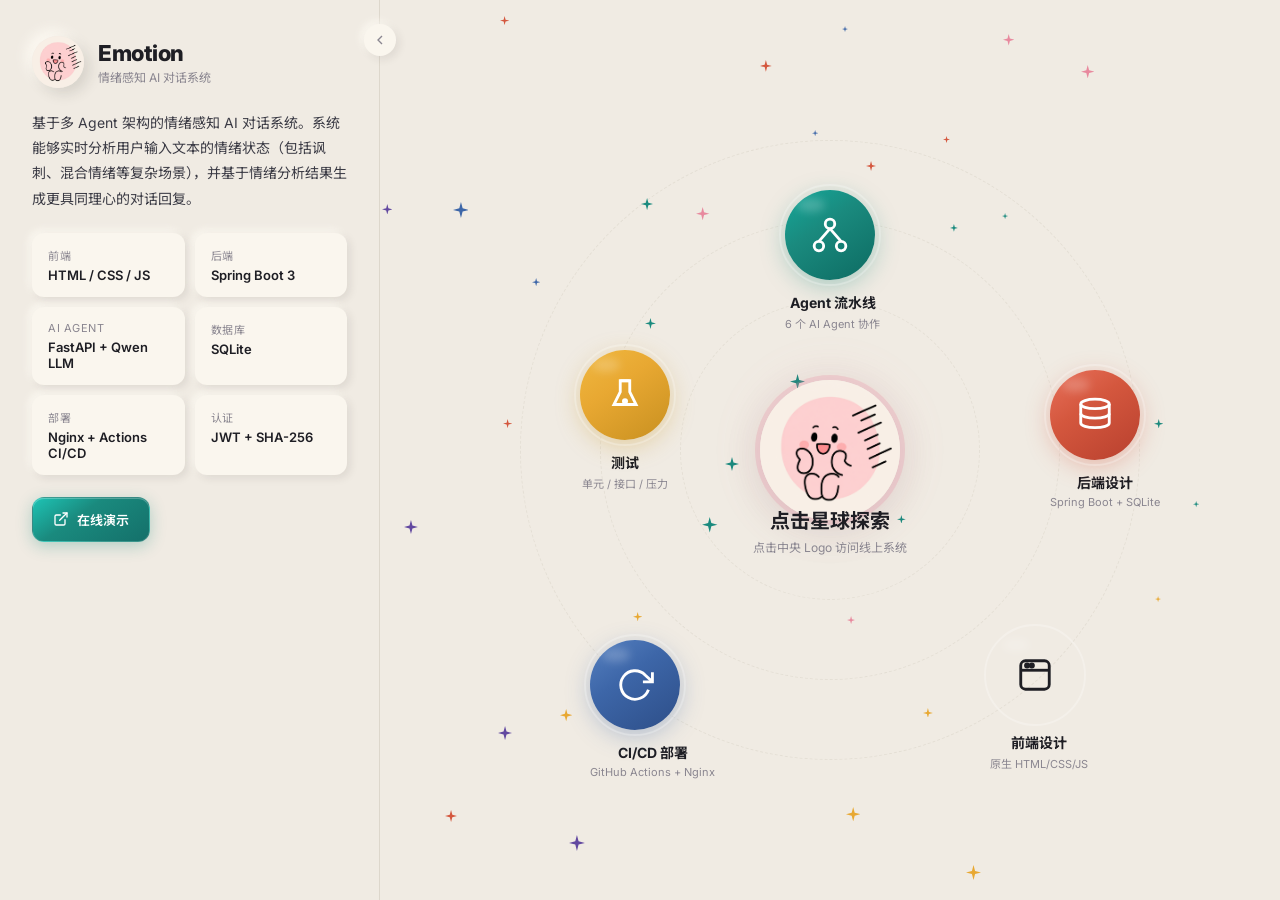
<file: docs/galaxy_presentation.html>
<!DOCTYPE html>
<html lang="zh-CN">

<head>
  <meta charset="UTF-8">
  <meta name="viewport" content="width=device-width, initial-scale=1.0">
  <title>Emotion — 情绪感知 AI 对话系统</title>
  <style>
    @import url('https://fonts.googleapis.com/css2?family=Inter:wght@300;400;500;600;700;800&family=Noto+Sans+SC:wght@300;400;500;700&display=swap');

    :root {
      --bg: #f0ebe3;
      --surface: #f5f0e8;
      --surface-hi: #faf6ee;
      --white: #fffcf5;
      --ink: #1e1e24;
      --ink2: #3a3a44;
      --muted: #8a8690;
      --line: #ddd7cc;
      --accent: #1a8a7e;
      --accent-d: #14706a;
      --coral: #d4573e;
      --yellow: #e8a832;
      --blue: #3d66a8;
      --violet: #6248a0;
      --pink: #e8899e;
      --pink-bg: #f9dce4;
      --neo: 6px 6px 14px rgba(47, 43, 36, 0.13), -6px -6px 14px rgba(255, 252, 245, 0.85);
      --neo-sm: 3px 3px 8px rgba(47, 43, 36, 0.1), -3px -3px 8px rgba(255, 252, 245, 0.8);
      --neo-inset: inset 3px 3px 8px rgba(47, 43, 36, 0.1), inset -3px -3px 8px rgba(255, 252, 245, 0.7);
      --radius: 20px;
      --radius-sm: 12px;
      --transition: 0.5s cubic-bezier(0.4, 0, 0.2, 1);
    }

    * {
      box-sizing: border-box;
      margin: 0;
      padding: 0;
    }

    body {
      font-family: 'Inter', 'Noto Sans SC', system-ui, sans-serif;
      background: var(--bg);
      color: var(--ink);
      min-height: 100vh;
      overflow: hidden;
      -webkit-font-smoothing: antialiased;
    }

    /* ━━━ Scrollbar ━━━ */
    ::-webkit-scrollbar {
      width: 5px;
    }

    ::-webkit-scrollbar-track {
      background: transparent;
    }

    ::-webkit-scrollbar-thumb {
      background: var(--line);
      border-radius: 9px;
    }

    /* ━━━━━━━━━━━━━━━━━━━━━━━━━━━━━━━━━━━━━━━━
     HOME VIEW
     ━━━━━━━━━━━━━━━━━━━━━━━━━━━━━━━━━━━━━━━━ */
    .home-view {
      display: grid;
      grid-template-columns: 380px 1fr;
      height: 100vh;
      opacity: 1;
      transition: opacity 0.4s, grid-template-columns 0.5s cubic-bezier(0.4, 0, 0.2, 1);
      position: relative;
    }

    .home-view.exit {
      opacity: 0;
      pointer-events: none;
    }

    .home-view.collapsed {
      grid-template-columns: 0px 1fr;
    }

    .home-view.collapsed .overview {
      transform: translateX(-100%);
      opacity: 0;
      pointer-events: none;
    }

    /* ── Left: Overview ── */
    .overview {
      padding: 36px 32px;
      display: flex;
      flex-direction: column;
      justify-content: flex-start;
      gap: 22px;
      overflow-y: auto;
      border-right: 1px solid var(--line);
      transition: transform 0.4s cubic-bezier(0.4, 0, 0.2, 1), opacity 0.3s;
      position: relative;
      word-break: break-word;
    }

    .overview-brand {
      display: flex;
      align-items: center;
      gap: 14px;
    }

    .overview-logo {
      width: 52px;
      height: 52px;
      border-radius: 50%;
      overflow: hidden;
      box-shadow: var(--neo);
      flex-shrink: 0;
    }

    .overview-logo img {
      width: 100%;
      height: 100%;
      object-fit: cover;
    }

    .overview-brand h1 {
      font-size: 22px;
      font-weight: 800;
      letter-spacing: -0.5px;
    }

    .overview-brand p {
      font-size: 12px;
      color: var(--muted);
      margin-top: 2px;
    }

    .overview-desc {
      font-size: 14px;
      line-height: 1.8;
      color: var(--ink2);
    }

    .tech-stack {
      display: grid;
      grid-template-columns: 1fr 1fr;
      gap: 10px;
    }

    .tech-item {
      padding: 14px 16px;
      border-radius: var(--radius-sm);
      background: var(--surface-hi);
      box-shadow: var(--neo-sm);
    }

    .tech-item .label {
      font-size: 11px;
      text-transform: uppercase;
      letter-spacing: 0.5px;
      color: var(--muted);
      margin-bottom: 4px;
    }

    .tech-item .value {
      font-size: 13px;
      font-weight: 600;
      color: var(--ink);
    }

    .overview-link {
      display: inline-flex;
      align-items: center;
      gap: 8px;
      padding: 12px 20px;
      border-radius: var(--radius-sm);
      background: linear-gradient(145deg, #1ec4b5 0%, var(--accent) 40%, var(--accent-d) 100%);
      color: white;
      text-decoration: none;
      font-size: 13px;
      font-weight: 600;
      box-shadow: 0 4px 16px rgba(26, 138, 126, 0.3), inset 0 1px 0 rgba(255, 255, 255, 0.25);
      border: 1px solid rgba(255, 255, 255, 0.15);
      transition: transform 0.2s, box-shadow 0.2s;
      width: fit-content;
      position: relative;
    }

    .overview-link:hover {
      transform: translateY(-2px);
      box-shadow: 0 6px 24px rgba(26, 138, 126, 0.4), inset 0 1px 0 rgba(255, 255, 255, 0.25);
    }

    .overview-link svg {
      width: 16px;
      height: 16px;
    }

    /* Toggle button - always visible */
    .toggle-panel {
      position: fixed;
      top: 24px;
      left: 364px;
      z-index: 300;
      width: 32px;
      height: 32px;
      border-radius: 50%;
      border: none;
      background: var(--surface-hi);
      box-shadow: var(--neo-sm);
      cursor: pointer;
      display: flex;
      align-items: center;
      justify-content: center;
      color: var(--muted);
      transition: left 0.4s cubic-bezier(0.4, 0, 0.2, 1), color 0.2s, transform 0.3s;
    }

    .toggle-panel:hover {
      color: var(--ink);
      transform: scale(1.1);
    }

    .toggle-panel svg {
      width: 16px;
      height: 16px;
      transition: transform 0.3s;
    }

    .home-view.collapsed .toggle-panel {
      left: 12px;
    }

    .home-view.collapsed .toggle-panel svg {
      transform: rotate(180deg);
    }

    /* ── Right: Galaxy ── */
    .galaxy-area {
      position: relative;
      display: flex;
      align-items: center;
      justify-content: center;
      overflow: hidden;
      transition: transform 0.5s cubic-bezier(0.4, 0, 0.2, 1);
    }

    /* Orbit rings */
    .orbit-ring {
      position: absolute;
      border-radius: 50%;
      border: 1.5px dashed rgba(221, 215, 204, 0.6);
      pointer-events: none;
    }

    .orbit-ring.r1 {
      width: 300px;
      height: 300px;
    }

    .orbit-ring.r2 {
      width: 460px;
      height: 460px;
    }

    .orbit-ring.r3 {
      width: 620px;
      height: 620px;
    }

    @keyframes ring-rotate {
      to {
        transform: rotate(360deg);
      }
    }

    .orbit-ring {
      animation: ring-rotate 80s linear infinite;
    }

    .orbit-ring.r2 {
      animation-duration: 120s;
      animation-direction: reverse;
    }

    .orbit-ring.r3 {
      animation-duration: 160s;
    }

    /* Stars - 4-pointed star shape */
    .star {
      position: absolute;
      pointer-events: none;
      animation: twinkle 5s ease-in-out infinite;
    }

    .star svg {
      width: 100%;
      height: 100%;
    }

    @keyframes twinkle {

      0%,
      100% {
        opacity: 0.15;
        transform: scale(0.5) rotate(0deg);
      }

      50% {
        opacity: 0.7;
        transform: scale(1) rotate(20deg);
      }
    }

    /* Center hub */
    .center-hub {
      position: relative;
      z-index: 10;
      width: 140px;
      height: 140px;
      border-radius: 50%;
      overflow: hidden;
      box-shadow:
        0 0 0 5px rgba(232, 137, 158, 0.25),
        0 0 50px rgba(232, 137, 158, 0.15),
        0 10px 40px rgba(47, 43, 36, 0.1);
      cursor: pointer;
      transition: transform 0.5s cubic-bezier(0.34, 1.56, 0.64, 1), box-shadow 0.4s;
      animation: hub-float 7s ease-in-out infinite;
    }

    .center-hub:hover {
      transform: scale(1.06);
      box-shadow:
        0 0 0 5px rgba(232, 137, 158, 0.4),
        0 0 70px rgba(232, 137, 158, 0.25),
        0 14px 50px rgba(47, 43, 36, 0.14);
    }

    .center-hub img {
      width: 100%;
      height: 100%;
      object-fit: cover;
    }

    @keyframes hub-float {

      0%,
      100% {
        transform: translateY(0);
      }

      50% {
        transform: translateY(-10px);
      }
    }

    .center-text {
      position: absolute;
      z-index: 10;
      text-align: center;
      margin-top: 160px;
      pointer-events: none;
    }

    .center-text h2 {
      font-size: 20px;
      font-weight: 700;
      color: var(--ink);
    }

    .center-text p {
      font-size: 12px;
      color: var(--muted);
      margin-top: 4px;
    }

    /* ── Home Planets ── */
    .home-planet {
      position: absolute;
      z-index: 5;
      cursor: pointer;
      transition: transform 0.4s cubic-bezier(0.34, 1.56, 0.64, 1);
      animation: pfloat 6s ease-in-out infinite;
    }

    .home-planet:nth-child(1) {
      animation-delay: 0s;
    }

    .home-planet:nth-child(2) {
      animation-delay: -1.2s;
    }

    .home-planet:nth-child(3) {
      animation-delay: -2.4s;
    }

    .home-planet:nth-child(4) {
      animation-delay: -3.6s;
    }

    .home-planet:nth-child(5) {
      animation-delay: -4.8s;
    }

    @keyframes pfloat {

      0%,
      100% {
        transform: translateY(0);
      }

      50% {
        transform: translateY(-10px);
      }
    }

    .home-planet:hover {
      transform: scale(1.15) !important;
    }

    .p-body {
      width: 90px;
      height: 90px;
      border-radius: 50%;
      display: flex;
      align-items: center;
      justify-content: center;
      position: relative;
      transition: box-shadow 0.4s, transform 0.3s;
    }

    /* Glass ring */
    .p-body::before {
      content: '';
      position: absolute;
      inset: -6px;
      border-radius: 50%;
      border: 2px solid rgba(255, 255, 255, 0.25);
      pointer-events: none;
    }

    /* Inner glow */
    .p-body::after {
      content: '';
      position: absolute;
      top: 8px;
      left: 12px;
      width: 28px;
      height: 14px;
      border-radius: 50%;
      background: rgba(255, 255, 255, 0.2);
      filter: blur(4px);
      pointer-events: none;
    }

    .home-planet:hover .p-body {
      box-shadow: 0 12px 40px rgba(0, 0, 0, 0.2);
    }

    .p-body svg {
      width: 38px;
      height: 38px;
      position: relative;
      z-index: 1;
    }

    .p-label {
      text-align: center;
      margin-top: 12px;
      white-space: nowrap;
    }

    .p-label .name {
      font-size: 14px;
      font-weight: 700;
      color: var(--ink);
    }

    .p-label .sub {
      font-size: 11px;
      color: var(--muted);
      margin-top: 3px;
    }

    /* Positions — pentagon layout around center */
    .home-planet[data-id="agent"] {
      top: calc(50% - 260px);
      left: calc(50% - 45px);
    }

    .home-planet[data-id="backend"] {
      top: calc(50% - 80px);
      left: calc(50% + 220px);
    }

    .home-planet[data-id="frontend"] {
      top: calc(50% + 180px);
      left: calc(50% + 160px);
    }

    .home-planet[data-id="cicd"] {
      top: calc(50% + 190px);
      left: calc(50% - 240px);
    }

    .home-planet[data-id="test"] {
      top: calc(50% - 100px);
      left: calc(50% - 250px);
    }

    /* Planet colors — richer gradients with depth */
    [data-id="agent"] .p-body {
      background: linear-gradient(145deg, #15a89a 0%, #1a8a7e 40%, #0d6b62 100%);
      color: white;
      box-shadow: 0 6px 24px rgba(26, 138, 126, 0.35);
    }

    [data-id="backend"] .p-body {
      background: linear-gradient(145deg, #e8705a 0%, #d4573e 40%, #b8402e 100%);
      color: white;
      box-shadow: 0 6px 24px rgba(212, 87, 62, 0.35);
    }

    [data-id="frontend"].p-body {
      background: linear-gradient(145deg, #8b6dd8 0%, #6248a0 40%, #4a3580 100%);
      color: white;
      box-shadow: 0 6px 24px rgba(98, 72, 160, 0.35);
    }

    [data-id="cicd"] .p-body {
      background: linear-gradient(145deg, #5580c0 0%, #3d66a8 40%, #2d4e88 100%);
      color: white;
      box-shadow: 0 6px 24px rgba(61, 102, 168, 0.35);
    }

    [data-id="test"] .p-body {
      background: linear-gradient(145deg, #f0b840 0%, #e8a832 40%, #c89020 100%);
      color: white;
      box-shadow: 0 6px 24px rgba(200, 149, 32, 0.35);
    }

    /* ━━━━━━━━━━━━━━━━━━━━━━━━━━━━━━━━━━━━━━━━
     DETAIL VIEW
     ━━━━━━━━━━━━━━━━━━━━━━━━━━━━━━━━━━━━━━━━ */
    .detail-view {
      position: fixed;
      inset: 0;
      z-index: 200;
      display: grid;
      grid-template-columns: 420px 1fr;
      background: var(--bg);
      opacity: 0;
      pointer-events: none;
      transition: opacity 0.45s;
    }

    .detail-view.active {
      opacity: 1;
      pointer-events: all;
    }

    /* Detail left panel */
    .detail-left {
      padding: 40px 32px;
      overflow-y: auto;
      border-right: 1px solid var(--line);
      display: flex;
      flex-direction: column;
      gap: 20px;
    }

    .back-btn {
      display: inline-flex;
      align-items: center;
      gap: 6px;
      padding: 8px 16px;
      border-radius: 10px;
      background: linear-gradient(145deg, var(--surface-hi) 0%, var(--surface) 100%);
      box-shadow: var(--neo-sm), inset 0 1px 0 rgba(255, 255, 255, 0.6);
      border: 1px solid rgba(255, 255, 255, 0.4);
      font-size: 13px;
      font-weight: 500;
      color: var(--muted);
      cursor: pointer;
      transition: color 0.2s, box-shadow 0.2s, transform 0.2s;
      width: fit-content;
      position: relative;
    }

    .back-btn:hover {
      color: var(--ink);
      box-shadow: var(--neo);
      transform: translateX(-2px);
    }

    .back-btn svg {
      width: 14px;
      height: 14px;
    }

    .detail-header {
      display: flex;
      align-items: center;
      gap: 14px;
    }

    .detail-icon {
      width: 52px;
      height: 52px;
      border-radius: 16px;
      display: flex;
      align-items: center;
      justify-content: center;
      color: white;
      flex-shrink: 0;
      box-shadow: var(--neo-sm), inset 0 1px 0 rgba(255, 255, 255, 0.25);
      border: 1px solid rgba(255, 255, 255, 0.15);
      position: relative;
    }

    .detail-icon svg {
      width: 24px;
      height: 24px;
      position: relative;
      z-index: 1;
    }

    .detail-header h2 {
      font-size: 20px;
      font-weight: 700;
    }

    .detail-header p {
      font-size: 12px;
      color: var(--muted);
      margin-top: 2px;
    }

    .detail-server-link {
      display: inline-flex;
      align-items: center;
      gap: 6px;
      padding: 10px 16px;
      border-radius: var(--radius-sm);
      background: linear-gradient(145deg, #1ec4b5 0%, var(--accent) 40%, var(--accent-d) 100%);
      color: white;
      text-decoration: none;
      font-size: 12px;
      font-weight: 600;
      box-shadow: 0 4px 16px rgba(26, 138, 126, 0.3), inset 0 1px 0 rgba(255, 255, 255, 0.25);
      border: 1px solid rgba(255, 255, 255, 0.15);
      transition: transform 0.2s, box-shadow 0.2s;
      width: fit-content;
      position: relative;
    }

    .detail-server-link:hover {
      transform: translateY(-2px);
      box-shadow: 0 6px 24px rgba(26, 138, 126, 0.4), inset 0 1px 0 rgba(255, 255, 255, 0.25);
    }

    .detail-server-link svg {
      width: 13px;
      height: 13px;
    }

    /* Content cards */
    .content-card {
      padding: 18px 22px;
      border-radius: var(--radius-sm);
      background: linear-gradient(145deg, var(--surface-hi) 0%, var(--surface) 100%);
      box-shadow: var(--neo-sm), inset 0 1px 0 rgba(255, 255, 255, 0.5);
      border: 1px solid rgba(255, 255, 255, 0.35);
      cursor: pointer;
      transition: transform 0.25s, box-shadow 0.25s;
      position: relative;
      word-break: break-word;
    }

    .content-card:hover {
      transform: translateX(4px);
      box-shadow: var(--neo), inset 0 1px 0 rgba(255, 255, 255, 0.5);
    }

    .content-card::before {
      content: '';
      position: absolute;
      left: 0;
      top: 0;
      bottom: 0;
      width: 3px;
      border-radius: 0 3px 3px 0;
    }

    .content-card h3 {
      font-size: 15px;
      font-weight: 600;
      margin-bottom: 6px;
      line-height: 1.4;
    }

    .content-card p {
      font-size: 13px;
      color: var(--muted);
      line-height: 1.6;
    }

    .content-card .arrow {
      position: absolute;
      right: 16px;
      top: 50%;
      transform: translateY(-50%);
      color: var(--line);
      font-size: 16px;
      transition: color 0.2s;
    }

    .content-card:hover .arrow {
      color: var(--muted);
    }

    /* Detail right: galaxy area */
    .detail-right {
      position: relative;
      display: flex;
      align-items: center;
      justify-content: center;
      overflow: hidden;
    }

    /* Detail center planet */
    .detail-center {
      position: relative;
      z-index: 10;
      width: 110px;
      height: 110px;
      border-radius: 50%;
      display: flex;
      align-items: center;
      justify-content: center;
      color: white;
      box-shadow: var(--neo), 0 0 40px rgba(0, 0, 0, 0.06);
      animation: hub-float 6s ease-in-out infinite;
      transition: transform 0.5s cubic-bezier(0.34, 1.56, 0.64, 1);
    }

    /* Glass ring for detail center */
    .detail-center::before {
      content: '';
      position: absolute;
      inset: -8px;
      border-radius: 50%;
      border: 2px solid rgba(255, 255, 255, 0.3);
      pointer-events: none;
    }

    /* Inner glow for detail center */
    .detail-center::after {
      content: '';
      position: absolute;
      top: 12px;
      left: 16px;
      width: 36px;
      height: 18px;
      border-radius: 50%;
      background: rgba(255, 255, 255, 0.2);
      filter: blur(5px);
      pointer-events: none;
    }

    .detail-center svg {
      width: 44px;
      height: 44px;
      position: relative;
      z-index: 1;
    }

    /* Detail orbiting sub-planets */
    .sub-planet {
      position: absolute;
      z-index: 5;
      cursor: pointer;
      transition: transform 0.35s cubic-bezier(0.34, 1.56, 0.64, 1);
      animation: pfloat 5.5s ease-in-out infinite;
    }

    .sub-planet:hover {
      transform: scale(1.15) !important;
    }

    .sp-body {
      width: 62px;
      height: 62px;
      border-radius: 50%;
      display: flex;
      align-items: center;
      justify-content: center;
      color: white;
      font-size: 18px;
      font-weight: 800;
      transition: box-shadow 0.4s, transform 0.3s;
      position: relative;
    }

    /* Glass ring for sub-planets */
    .sp-body::before {
      content: '';
      position: absolute;
      inset: -5px;
      border-radius: 50%;
      border: 2px solid rgba(255, 255, 255, 0.25);
      pointer-events: none;
    }

    /* Inner glow for sub-planets */
    .sp-body::after {
      content: '';
      position: absolute;
      top: 7px;
      left: 10px;
      width: 22px;
      height: 11px;
      border-radius: 50%;
      background: rgba(255, 255, 255, 0.2);
      filter: blur(3px);
      pointer-events: none;
    }

    .sub-planet:hover .sp-body {
      box-shadow: 0 10px 32px rgba(0, 0, 0, 0.2);
    }

    /* Sub-planet color variants */
    .sp-teal {
      background: linear-gradient(145deg, #15a89a 0%, #1a8a7e 40%, #0d6b62 100%);
      box-shadow: 0 6px 20px rgba(26, 138, 126, 0.35);
    }

    .sp-coral {
      background: linear-gradient(145deg, #e8705a 0%, #d4573e 40%, #b8402e 100%);
      box-shadow: 0 6px 20px rgba(212, 87, 62, 0.35);
    }

    .sp-violet {
      background: linear-gradient(145deg, #8b6dd8 0%, #6248a0 40%, #4a3580 100%);
      box-shadow: 0 6px 20px rgba(98, 72, 160, 0.35);
    }

    .sp-blue {
      background: linear-gradient(145deg, #5580c0 0%, #3d66a8 40%, #2d4e88 100%);
      box-shadow: 0 6px 20px rgba(61, 102, 168, 0.35);
    }

    .sp-yellow {
      background: linear-gradient(145deg, #f0b840 0%, #e8a832 40%, #c89020 100%);
      box-shadow: 0 6px 20px rgba(200, 149, 32, 0.35);
    }

    .sp-pink {
      background: linear-gradient(145deg, #f0a0b4 0%, #e8899e 40%, #d07088 100%);
      box-shadow: 0 6px 20px rgba(232, 137, 158, 0.35);
    }

    .sp-label {
      text-align: center;
      margin-top: 8px;
      white-space: nowrap;
    }

    .sp-label .name {
      font-size: 12px;
      font-weight: 600;
      color: var(--ink);
    }

    .sp-label .desc {
      font-size: 10px;
      color: var(--muted);
      margin-top: 1px;
    }

    /* ━━━━━━━━━━━━━━━━━━━━━━━━━━━━━━━━━━━━━━━━
     CONTENT PANEL (right side of detail view)
     ━━━━━━━━━━━━━━━━━━━━━━━━━━━━━━━━━━━━━━━━ */
    .content-panel {
      position: absolute;
      inset: 0;
      z-index: 300;
      background: var(--bg);
      overflow-y: auto;
      opacity: 0;
      pointer-events: none;
      transform: translateX(30px);
      transition: opacity 0.4s, transform 0.4s;
      padding: 40px 48px 60px;
    }

    .content-panel.active {
      opacity: 1;
      pointer-events: all;
      transform: translateX(0);
    }

    .cp-header {
      display: flex;
      align-items: center;
      gap: 16px;
      margin-bottom: 32px;
    }

    .cp-back {
      display: inline-flex;
      align-items: center;
      gap: 6px;
      padding: 8px 14px;
      border-radius: 10px;
      background: linear-gradient(145deg, var(--surface-hi) 0%, var(--surface) 100%);
      box-shadow: var(--neo-sm), inset 0 1px 0 rgba(255, 255, 255, 0.6);
      border: 1px solid rgba(255, 255, 255, 0.4);
      font-size: 13px;
      font-weight: 500;
      color: var(--muted);
      cursor: pointer;
      transition: color 0.2s, box-shadow 0.2s, transform 0.2s;
      flex-shrink: 0;
      position: relative;
    }

    .cp-back:hover {
      color: var(--ink);
      box-shadow: var(--neo);
      transform: translateX(-2px);
    }

    .cp-back svg {
      width: 14px;
      height: 14px;
    }

    .cp-title {
      font-size: 22px;
      font-weight: 700;
    }

    .cp-server {
      margin-left: auto;
      display: inline-flex;
      align-items: center;
      gap: 6px;
      padding: 8px 14px;
      border-radius: 10px;
      background: linear-gradient(145deg, #1ec4b5 0%, var(--accent) 40%, var(--accent-d) 100%);
      color: white;
      text-decoration: none;
      font-size: 12px;
      font-weight: 600;
      box-shadow: 0 4px 14px rgba(26, 138, 126, 0.3), inset 0 1px 0 rgba(255, 255, 255, 0.25);
      border: 1px solid rgba(255, 255, 255, 0.15);
      transition: transform 0.2s, box-shadow 0.2s;
      flex-shrink: 0;
      position: relative;
    }

    .cp-server:hover {
      transform: translateY(-2px);
      box-shadow: 0 6px 20px rgba(26, 138, 126, 0.4);
    }

    .cp-server svg {
      width: 13px;
      height: 13px;
    }

    /* Content sections */
    .cp-section {
      margin-bottom: 32px;
    }

    .cp-section h3 {
      font-size: 18px;
      font-weight: 700;
      margin-bottom: 14px;
      padding-bottom: 8px;
      border-bottom: 1px solid var(--line);
    }

    /* Tables */
    .neo-table {
      width: 100%;
      border-collapse: separate;
      border-spacing: 0;
      border-radius: var(--radius-sm);
      overflow: hidden;
      box-shadow: var(--neo-sm);
      font-size: 14px;
    }

    .neo-table th {
      background: var(--surface);
      padding: 12px 16px;
      text-align: left;
      font-weight: 600;
      font-size: 13px;
      text-transform: uppercase;
      letter-spacing: 0.3px;
      color: var(--muted);
      border-bottom: 1px solid var(--line);
    }

    .neo-table td {
      padding: 12px 16px;
      background: var(--surface-hi);
      border-bottom: 1px solid rgba(221, 215, 204, 0.4);
    }

    .neo-table tr:last-child td {
      border-bottom: none;
    }

    .neo-table code {
      font-size: 12px;
      padding: 2px 6px;
      border-radius: 5px;
      background: var(--bg);
      box-shadow: var(--neo-inset);
      font-family: 'SF Mono', 'Fira Code', monospace;
    }

    /* Flow diagrams - HTML/CSS */
    .flow-box {
      padding: 24px;
      border-radius: var(--radius-sm);
      background: var(--surface-hi);
      box-shadow: var(--neo-sm);
    }

    .flow {
      display: flex;
      flex-direction: column;
      align-items: center;
      gap: 0;
    }

    .flow-node {
      padding: 12px 24px;
      border-radius: 10px;
      font-size: 15px;
      font-weight: 600;
      text-align: center;
      max-width: 560px;
      width: 100%;
    }

    .flow-node.primary {
      background: var(--accent);
      color: white;
    }

    .flow-node.secondary {
      background: var(--surface);
      color: var(--ink);
      box-shadow: var(--neo-sm);
    }

    .flow-node.highlight {
      background: var(--coral);
      color: white;
    }

    .flow-node.muted {
      background: var(--line);
      color: var(--ink2);
    }

    .flow-arrow {
      display: flex;
      flex-direction: column;
      align-items: center;
      color: var(--line);
      font-size: 11px;
      padding: 4px 0;
    }

    .flow-arrow::before {
      content: '';
      width: 2px;
      height: 16px;
      background: var(--line);
    }

    .flow-arrow::after {
      content: '';
      width: 0;
      height: 0;
      border-left: 5px solid transparent;
      border-right: 5px solid transparent;
      border-top: 6px solid var(--line);
    }

    .flow-branch {
      display: flex;
      flex-direction: column;
      gap: 10px;
      width: 100%;
    }

    .flow-branch-item {
      display: flex;
      flex-direction: column;
      align-items: center;
      gap: 0;
      width: 100%;
    }

    .flow-label {
      font-size: 11px;
      color: var(--muted);
      text-align: center;
      padding: 2px 0;
    }

    .flow-connector {
      width: 100%;
      height: 2px;
      background: var(--line);
      position: relative;
    }

    .flow-connector::after {
      content: '';
      position: absolute;
      left: 50%;
      top: -4px;
      width: 2px;
      height: 10px;
      background: var(--line);
    }

    /* Info cards */
    .info-grid {
      display: grid;
      grid-template-columns: repeat(auto-fit, minmax(220px, 1fr));
      gap: 12px;
    }

    .info-card {
      padding: 18px 20px;
      border-radius: var(--radius-sm);
      background: var(--surface-hi);
      box-shadow: var(--neo-sm);
    }

    .info-card .label {
      font-size: 12px;
      text-transform: uppercase;
      letter-spacing: 0.5px;
      color: var(--muted);
      margin-bottom: 6px;
    }

    .info-card .value {
      font-size: 15px;
      font-weight: 600;
      color: var(--ink);
      line-height: 1.5;
    }

    /* Inline SVG benchmark */
    .benchmark-img {
      width: 100%;
      max-width: 800px;
      border-radius: var(--radius-sm);
      box-shadow: var(--neo);
      overflow: hidden;
      background: white;
      padding: 8px;
    }

    .benchmark-img img {
      width: 100%;
      display: block;
      border-radius: 8px;
    }

    /* Pipeline diagram */
    .pipeline {
      display: flex;
      align-items: center;
      gap: 8px;
      flex-wrap: wrap;
      padding: 20px;
      border-radius: var(--radius-sm);
      background: var(--surface-hi);
      box-shadow: var(--neo-sm);
    }

    .pipe-node {
      padding: 10px 18px;
      border-radius: 10px;
      font-size: 13px;
      font-weight: 600;
      color: white;
      white-space: nowrap;
    }

    .pipe-arrow {
      color: var(--line);
      font-size: 20px;
      flex-shrink: 0;
    }

    /* ━━━ Animations ━━━ */
    @keyframes fade-in-up {
      from {
        opacity: 0;
        transform: translateY(16px);
      }

      to {
        opacity: 1;
        transform: translateY(0);
      }
    }

    .animate-in {
      animation: fade-in-up 0.5s ease-out both;
    }

    .animate-in:nth-child(1) {
      animation-delay: 0.05s;
    }

    .animate-in:nth-child(2) {
      animation-delay: 0.1s;
    }

    .animate-in:nth-child(3) {
      animation-delay: 0.15s;
    }

    .animate-in:nth-child(4) {
      animation-delay: 0.2s;
    }

    .animate-in:nth-child(5) {
      animation-delay: 0.25s;
    }

    .animate-in:nth-child(6) {
      animation-delay: 0.3s;
    }

    .animate-in:nth-child(7) {
      animation-delay: 0.35s;
    }

    .animate-in:nth-child(8) {
      animation-delay: 0.4s;
    }

    .animate-in:nth-child(9) {
      animation-delay: 0.45s;
    }

    /* ━━━ Responsive ━━━ */
    @media (max-width: 1024px) {
      .home-view {
        grid-template-columns: 1fr;
      }

      .overview {
        display: none;
      }

      .toggle-panel {
        display: none;
      }

      .detail-view {
        grid-template-columns: 1fr;
      }

      .detail-left {
        display: none;
      }

      .content-panel {
        padding: 24px 20px 40px;
      }
    }

    /* ━━━ Interactive: clickable items ━━━ */
    .click-item {
      padding: 14px 20px;
      border-radius: var(--radius-sm);
      background: linear-gradient(145deg, var(--surface-hi) 0%, var(--surface) 100%);
      box-shadow: var(--neo-sm), inset 0 1px 0 rgba(255, 255, 255, 0.5);
      border: 1px solid rgba(255, 255, 255, 0.35);
      cursor: pointer;
      transition: transform 0.2s, box-shadow 0.2s;
      margin-bottom: 10px;
      position: relative;
    }

    .click-item:hover {
      transform: translateX(4px);
      box-shadow: var(--neo), inset 0 1px 0 rgba(255, 255, 255, 0.5);
    }

    .click-item::before {
      content: '';
      position: absolute;
      left: 0;
      top: 0;
      bottom: 0;
      width: 3px;
      border-radius: 0 3px 3px 0;
    }

    .click-item .item-title {
      font-size: 15px;
      font-weight: 600;
      display: flex;
      align-items: center;
      justify-content: space-between;
    }

    .click-item .item-title .arrow-icon {
      transition: transform 0.3s;
      font-size: 12px;
      color: var(--muted);
    }

    .click-item.open .item-title .arrow-icon {
      transform: rotate(90deg);
    }

    .click-item .item-detail {
      max-height: 0;
      overflow: hidden;
      transition: max-height 0.4s ease, margin-top 0.3s;
      font-size: 13px;
      color: var(--ink2);
      line-height: 1.7;
    }

    .click-item.open .item-detail {
      max-height: 800px;
      margin-top: 12px;
    }

    .click-item .item-sub {
      font-size: 12px;
      color: var(--muted);
      margin-top: 4px;
    }

    /* Benchmark two-column layout */
    .bench-layout {
      display: grid;
      grid-template-columns: 45% 1fr;
      gap: 28px;
      align-items: start;
    }

    .bench-img {
      border-radius: var(--radius-sm);
      box-shadow: var(--neo);
      overflow: hidden;
      background: white;
      padding: 8px;
      display: flex;
      align-items: center;
    }

    .bench-img img {
      width: 100%;
      display: block;
      border-radius: 8px;
    }

    .bench-why {
      display: flex;
      flex-direction: column;
      gap: 16px;
      justify-content: center;
    }

    .bench-point {
      padding: 20px 24px;
      border-radius: var(--radius-sm);
      background: var(--surface-hi);
      box-shadow: var(--neo-sm);
      border-left: 4px solid var(--accent);
      flex: 1;
    }

    .bench-point .bp-title {
      font-size: 15px;
      font-weight: 700;
      margin-bottom: 8px;
    }

    .bench-point .bp-desc {
      font-size: 14px;
      color: var(--ink2);
      line-height: 1.7;
    }

    .bench-point:nth-child(2) {
      border-left-color: var(--coral);
    }

    .bench-point:nth-child(3) {
      border-left-color: var(--violet);
    }

    /* Agent prompt summary */
    .agent-prompt {
      margin-top: 16px;
      padding: 16px 20px;
      border-radius: var(--radius-sm);
      background: var(--surface);
      box-shadow: var(--neo-inset);
      font-size: 13px;
      color: var(--ink2);
      line-height: 1.8;
    }

    .agent-prompt strong {
      color: var(--ink);
    }

    /* Detail table for db */
    .detail-table {
      width: 100%;
      border-collapse: separate;
      border-spacing: 0;
      border-radius: var(--radius-sm);
      overflow: hidden;
      box-shadow: var(--neo-sm);
      font-size: 13px;
      margin-top: 8px;
    }

    .detail-table th {
      background: var(--surface);
      padding: 10px 14px;
      text-align: left;
      font-weight: 600;
      font-size: 12px;
      color: var(--muted);
      border-bottom: 1px solid var(--line);
    }

    .detail-table td {
      padding: 10px 14px;
      background: var(--surface-hi);
      border-bottom: 1px solid rgba(221, 215, 204, 0.4);
      vertical-align: top;
    }

    .detail-table tr:last-child td {
      border-bottom: none;
    }

    /* Logo display */
    .logo-display {
      display: flex;
      align-items: center;
      gap: 24px;
      padding: 24px;
      border-radius: var(--radius-sm);
      background: var(--surface-hi);
      box-shadow: var(--neo-sm);
    }

    .logo-display img {
      width: 100px;
      height: 100px;
      border-radius: 50%;
      box-shadow: var(--neo);
      object-fit: cover;
    }

    .logo-display .logo-info h4 {
      font-size: 18px;
      font-weight: 700;
      margin-bottom: 6px;
    }

    .logo-display .logo-info p {
      font-size: 14px;
      color: var(--ink2);
      line-height: 1.6;
    }

    /* Screenshot display */
    .screenshot-frame {
      border-radius: var(--radius);
      box-shadow: var(--neo);
      overflow: hidden;
      background: white;
      border: 1px solid var(--line);
    }

    .screenshot-frame img {
      width: 100%;
      display: block;
    }

    .screenshot-bar {
      padding: 8px 16px;
      background: var(--surface);
      border-bottom: 1px solid var(--line);
      display: flex;
      align-items: center;
      gap: 6px;
    }

    .screenshot-dot {
      width: 8px;
      height: 8px;
      border-radius: 50%;
      background: var(--line);
    }
  </style>
</head>

<body>

  <!-- ═══════════════ HOME VIEW ═══════════════ -->
  <div class="home-view" id="homeView">

    <!-- Toggle Button (always visible) -->
    <button class="toggle-panel" onclick="togglePanel()" title="收起/展开">
      <svg viewBox="0 0 24 24" fill="none" stroke="currentColor" stroke-width="2">
        <polyline points="15 18 9 12 15 6" />
      </svg>
    </button>

    <!-- Left: Project Overview -->
    <div class="overview">
      <div class="overview-brand">
        <div class="overview-logo">
          <img src="../docs/logo.png" alt="Emotion"
            onerror="this.parentElement.innerHTML='<div style=&quot;width:100%;height:100%;display:flex;align-items:center;justify-content:center;background:linear-gradient(135deg,#e8899e,#f2a0b3);color:white;font-weight:800;font-size:20px&quot;>E</div>'">
        </div>
        <div>
          <h1>Emotion</h1>
          <p>情绪感知 AI 对话系统</p>
        </div>
      </div>

      <p class="overview-desc">
        基于多 Agent 架构的情绪感知 AI 对话系统。系统能够实时分析用户输入文本的情绪状态（包括讽刺、混合情绪等复杂场景），并基于情绪分析结果生成更具同理心的对话回复。
      </p>

      <div class="tech-stack">
        <div class="tech-item">
          <div class="label">前端</div>
          <div class="value">HTML / CSS / JS</div>
        </div>
        <div class="tech-item">
          <div class="label">后端</div>
          <div class="value">Spring Boot 3</div>
        </div>
        <div class="tech-item">
          <div class="label">AI Agent</div>
          <div class="value">FastAPI + Qwen LLM</div>
        </div>
        <div class="tech-item">
          <div class="label">数据库</div>
          <div class="value">SQLite</div>
        </div>
        <div class="tech-item">
          <div class="label">部署</div>
          <div class="value">Nginx + Actions CI/CD</div>
        </div>
        <div class="tech-item">
          <div class="label">认证</div>
          <div class="value">JWT + SHA-256</div>
        </div>
      </div>

      <a class="overview-link" href="http://123.60.211.58/" target="_blank">
        <svg viewBox="0 0 24 24" fill="none" stroke="currentColor" stroke-width="2" stroke-linecap="round"
          stroke-linejoin="round">
          <path d="M18 13v6a2 2 0 0 1-2 2H5a2 2 0 0 1-2-2V8a2 2 0 0 1 2-2h6" />
          <polyline points="15 3 21 3 21 9" />
          <line x1="10" y1="14" x2="21" y2="3" />
        </svg>
        在线演示
      </a>
    </div>

    <!-- Right: Galaxy -->
    <div class="galaxy-area" id="galaxyArea">
      <div class="orbit-ring r1"></div>
      <div class="orbit-ring r2"></div>
      <div class="orbit-ring r3"></div>
      <div id="homeStars"></div>

      <!-- Center Logo → server link -->
      <a class="center-hub" href="http://123.60.211.58/" target="_blank" id="centerHub">
        <img src="../docs/logo.png" alt="Emotion"
          onerror="this.parentElement.innerHTML='<div style=&quot;width:100%;height:100%;display:flex;align-items:center;justify-content:center;background:linear-gradient(135deg,#e8899e,#f2a0b3);color:white;font-weight:800;font-size:28px&quot;>E</div>'">
      </a>
      <div class="center-text">
        <h2>点击星球探索</h2>
        <p>点击中央 Logo 访问线上系统</p>
      </div>

      <!-- 5 Planets -->
      <div class="home-planet" data-id="agent" onclick="openDetail('agent')">
        <div class="p-body">
          <svg viewBox="0 0 24 24" fill="none" stroke="currentColor" stroke-width="1.8">
            <circle cx="12" cy="5" r="3" />
            <circle cx="5" cy="19" r="3" />
            <circle cx="19" cy="19" r="3" />
            <line x1="12" y1="8" x2="5" y2="16" />
            <line x1="12" y1="8" x2="19" y2="16" />
          </svg>
        </div>
        <div class="p-label">
          <div class="name">Agent 流水线</div>
          <div class="sub">6 个 AI Agent 协作</div>
        </div>
      </div>

      <div class="home-planet" data-id="backend" onclick="openDetail('backend')">
        <div class="p-body">
          <svg viewBox="0 0 24 24" fill="none" stroke="currentColor" stroke-width="1.8">
            <ellipse cx="12" cy="5" rx="9" ry="3" />
            <path d="M3 5v6c0 1.66 4.03 3 9 3s9-1.34 9-3V5" />
            <path d="M3 11v6c0 1.66 4.03 3 9 3s9-1.34 9-3v-6" />
          </svg>
        </div>
        <div class="p-label">
          <div class="name">后端设计</div>
          <div class="sub">Spring Boot + SQLite</div>
        </div>
      </div>

      <div class="home-planet" data-id="frontend" onclick="openDetail('frontend')">
        <div class="p-body">
          <svg viewBox="0 0 24 24" fill="none" stroke="currentColor" stroke-width="1.8">
            <rect x="3" y="3" width="18" height="18" rx="3" />
            <line x1="3" y1="9" x2="21" y2="9" />
            <circle cx="7" cy="6" r="1" fill="currentColor" />
            <circle cx="10" cy="6" r="1" fill="currentColor" />
          </svg>
        </div>
        <div class="p-label">
          <div class="name">前端设计</div>
          <div class="sub">原生 HTML/CSS/JS</div>
        </div>
      </div>

      <div class="home-planet" data-id="cicd" onclick="openDetail('cicd')">
        <div class="p-body">
          <svg viewBox="0 0 24 24" fill="none" stroke="currentColor" stroke-width="1.8">
            <polyline points="23 4 23 10 17 10" />
            <path d="M20.49 15a9 9 0 1 1-2.12-9.36L23 10" />
          </svg>
        </div>
        <div class="p-label">
          <div class="name">CI/CD 部署</div>
          <div class="sub">GitHub Actions + Nginx</div>
        </div>
      </div>

      <div class="home-planet" data-id="test" onclick="openDetail('test')">
        <div class="p-body">
          <svg viewBox="0 0 24 24" fill="none" stroke="currentColor" stroke-width="1.8">
            <path d="M9 3h6v7l4 8H5l4-8V3z" />
            <line x1="9" y1="3" x2="15" y2="3" />
            <circle cx="12" cy="16" r="1" fill="currentColor" />
          </svg>
        </div>
        <div class="p-label">
          <div class="name">测试</div>
          <div class="sub">单元 / 接口 / 压力</div>
        </div>
      </div>
    </div>
  </div>

  <!-- ═══════════════ DETAIL VIEW ═══════════════ -->
  <div class="detail-view" id="detailView">
    <div class="detail-left" id="detailLeft"></div>
    <div class="detail-right" id="detailRight">
      <div class="orbit-ring r1"></div>
      <div class="orbit-ring r2"></div>
      <div id="detailStars"></div>
    </div>
  </div>

  <!-- ═══════════════ CONTENT PANEL ═══════════════ -->
  <div class="content-panel" id="contentPanel"></div>

  <script>
    // ═══════════════════════════════════════════════════
    //  DATA
    // ═══════════════════════════════════════════════════

    const SECTIONS = {
      agent: {
        color: 'var(--accent)',
        colorHex: '#1a8a7e',
        icon: `<svg viewBox="0 0 24 24" fill="none" stroke="currentColor" stroke-width="1.8"><circle cx="12" cy="5" r="3"/><circle cx="5" cy="19" r="3"/><circle cx="19" cy="19" r="3"/><line x1="12" y1="8" x2="5" y2="16"/><line x1="12" y1="8" x2="19" y2="16"/></svg>`,
        title: 'Agent 流水线设计',
        desc: '6 个 AI Agent 协作的情绪分析流水线',
        items: [
          { id: 'pipeline', name: '整体架构', desc: '流水线全貌', letter: 'A' },
          { id: 'router', name: 'Router', desc: '文本分流', letter: 'R' },
          { id: 'emotion', name: 'Emotion', desc: '表层情绪', letter: 'E' },
          { id: 'sarcasm', name: 'Sarcasm', desc: '讽刺检测', letter: 'S' },
          { id: 'mix', name: 'Mix', desc: '混合情绪', letter: 'M' },
          { id: 'judge', name: 'Judge', desc: '最终仲裁', letter: 'J' },
          { id: 'chat', name: 'Chat', desc: '对话回复', letter: 'C' },
          { id: 'profile', name: '用户画像', desc: 'LLM 生成 + 缓存', letter: 'U' },
          { id: 'benchmark', name: 'Benchmark', desc: '对比分析', letter: 'B' },
        ]
      },
      backend: {
        color: 'var(--coral)',
        colorHex: '#d4573e',
        icon: `<svg viewBox="0 0 24 24" fill="none" stroke="currentColor" stroke-width="1.8"><ellipse cx="12" cy="5" rx="9" ry="3"/><path d="M3 5v6c0 1.66 4.03 3 9 3s9-1.34 9-3V5"/><path d="M3 11v6c0 1.66 4.03 3 9 3s9-1.34 9-3v-6"/></svg>`,
        title: '后端设计',
        desc: 'Spring Boot 3 + SQLite + JWT',
        items: [
          { id: 'db', name: '数据库与接口', desc: '5 张表 + REST API', letter: 'D' },
          { id: 'auth', name: '认证与权限', desc: 'SHA-256 + JWT + 角色', letter: 'A' },
          { id: 'persistence', name: '数据落库', desc: '存储时机 + 目标表', letter: 'S' },
        ]
      },
      frontend: {
        color: 'var(--violet)',
        colorHex: '#6248a0',
        icon: `<svg viewBox="0 0 24 24" fill="none" stroke="currentColor" stroke-width="1.8"><rect x="3" y="3" width="18" height="18" rx="3"/><line x1="3" y1="9" x2="21" y2="9"/><circle cx="7" cy="6" r="1" fill="currentColor"/><circle cx="10" cy="6" r="1" fill="currentColor"/></svg>`,
        title: '前端设计',
        desc: '原生 HTML/CSS/JS，零依赖',
        items: [
          { id: 'structure', name: '技术选型与结构', desc: '零框架零构建', letter: 'S' },
          { id: 'logo', name: '品牌 Logo', desc: '视觉识别', letter: 'L' },
          { id: 'layout', name: '前端布局', desc: '页面结构与功能', letter: 'B' },
          { id: 'admin', name: '管理员视图', desc: '管理功能', letter: 'A' },
        ]
      },
      cicd: {
        color: 'var(--blue)',
        colorHex: '#3d66a8',
        icon: `<svg viewBox="0 0 24 24" fill="none" stroke="currentColor" stroke-width="1.8"><polyline points="23 4 23 10 17 10"/><path d="M20.49 15a9 9 0 1 1-2.12-9.36L23 10"/></svg>`,
        title: 'CI/CD 部署',
        desc: 'GitHub Actions + rsync + Nginx',
        items: [
          { id: 'cicd-flow', name: 'CI/CD 全流程', desc: '从代码提交到上线', letter: 'F' },
          { id: 'nginx', name: 'Nginx 配置', desc: '反向代理 + 静态文件', letter: 'N' },
        ]
      },
      test: {
        color: 'var(--yellow)',
        colorHex: '#c89520',
        icon: `<svg viewBox="0 0 24 24" fill="none" stroke="currentColor" stroke-width="1.8"><path d="M9 3h6v7l4 8H5l4-8V3z"/><line x1="9" y1="3" x2="15" y2="3"/><circle cx="12" cy="16" r="1" fill="currentColor"/></svg>`,
        title: '测试',
        desc: '单元 / 接口 / 压力测试全覆盖',
        items: [
          { id: 'func', name: '功能测试', desc: '认证 / 分析 / 聊天 / 画像', letter: 'F' },
          { id: 'perf', name: '性能与压力', desc: '响应时间 + 并发场景', letter: 'P' },
        ]
      }
    };

    // Content for each sub-item
    const CONTENT = {
      // ── Agent ──
      'pipeline': `
    <div class="cp-section">
      <h3>整体架构</h3>
      <p style="margin-bottom:16px;color:var(--ink2);line-height:1.7">7 个 Agent 协作：对话流水线（Router → Emotion → Sarcasm/Mix → Judge → Chat）+ 独立的用户画像生成（Profile）</p>
      <div class="click-item" style="border-left:3px solid var(--accent)" onclick="toggleItem(this)">
        <div class="item-title">对话流水线 <span class="arrow-icon">▶</span></div>
        <div class="item-detail">
          <div class="flow-box" style="margin-top:8px">
            <div class="flow">
              <div class="flow-node muted">用户输入文本</div>
              <div class="flow-arrow"></div>
              <div class="flow-node primary">Router Agent<br><span style="font-size:11px;font-weight:400">判断文本类型（direct / sarcasm_suspected / mix）</span></div>
              <div class="flow-arrow"></div>
              <div class="flow-node secondary">Emotion Agent（必调）<br><span style="font-size:11px;font-weight:400">表层情绪分析</span></div>
              <div class="flow-arrow"></div>
              <div class="flow-branch">
                <div class="flow-branch-item">
                  <div class="flow-label">sarcasm</div>
                  <div class="flow-arrow"></div>
                  <div class="flow-node secondary" style="font-size:12px">Sarcasm Agent<br><span style="font-size:10px;font-weight:400">讽刺检测</span></div>
                </div>
                <div class="flow-branch-item">
                  <div class="flow-label">mix</div>
                  <div class="flow-arrow"></div>
                  <div class="flow-node secondary" style="font-size:12px">Mix Agent<br><span style="font-size:10px;font-weight:400">混合情绪</span></div>
                </div>
              </div>
              <div class="flow-arrow"></div>
              <div class="flow-node highlight">Judge Agent<br><span style="font-size:11px;font-weight:400">规则判定 + LLM 兜底仲裁</span></div>
              <div class="flow-arrow"></div>
              <div class="flow-node primary">Chat Agent<br><span style="font-size:11px;font-weight:400">基于情绪分析生成回复</span></div>
            </div>
          </div>
        </div>
      </div>
      <div class="click-item" style="border-left:3px solid var(--coral);margin-top:10px" onclick="toggleItem(this)">
        <div class="item-title">用户画像（独立运行） <span class="arrow-icon">▶</span></div>
        <div class="item-detail">
          <div class="flow-box" style="margin-top:8px">
            <div class="flow">
              <div class="flow-node muted">emotion_records 累积</div>
              <div class="flow-arrow"></div>
              <div class="flow-branch">
                <div class="flow-branch-item">
                  <div class="flow-label">GET /profile</div>
                  <div class="flow-arrow"></div>
                  <div class="flow-node secondary" style="font-size:11px">纯统计（实时计算）</div>
                </div>
                <div class="flow-branch-item">
                  <div class="flow-label">POST /profile/generate</div>
                  <div class="flow-arrow"></div>
                  <div class="flow-node primary" style="font-size:11px">Profile Agent（LLM）<br><span style="font-size:10px;font-weight:400">统计信息 + 对话摘要 + 已有画像</span></div>
                </div>
              </div>
            </div>
          </div>
        </div>
      </div>
      <div class="click-item" style="border-left:3px solid var(--coral);margin-top:10px" onclick="toggleItem(this)">
        <div class="item-title">部署模型 <span class="arrow-icon">▶</span></div>
        <div class="item-detail">
          <div style="display:flex;flex-direction:column;gap:6px;margin-top:4px">
            <div><strong>分析 Agent</strong>（Router / Emotion / Sarcasm / Mix / Judge）→ <code>qwen-flash</code>（快速低成本，每次分析约 1-3s）</div>
            <div><strong>对话 Agent</strong>（Chat）→ <code>qwen-plus</code>（质量更高，回复更自然，约 3-6s）</div>
            <div><strong>画像 Agent</strong>（Profile）→ <code>qwen-plus</code>（深度分析，按需调用，约 8-15s）</div>
          </div>
        </div>
      </div>
    </div>`,

      'router': `
    <div class="cp-section">
      <h3>Router Agent — 文本分流</h3>
      <p style="margin-bottom:16px;color:var(--ink2);line-height:1.7">判断用户输入属于哪种类型，决定后续调用哪些 Agent。</p>
      <div class="click-item" style="border-left:3px solid var(--accent)" onclick="toggleItem(this)">
        <div class="item-title">分流规则 <span class="arrow-icon">▶</span></div>
        <div class="item-detail">
          <table class="detail-table">
            <tr><th>分类</th><th>条件</th><th>调用 Sarcasm</th><th>调用 Mix</th></tr>
            <tr><td><code>direct</code></td><td>情绪直接表达，无对比/转折结构</td><td>否</td><td>否</td></tr>
            <tr><td><code>sarcasm_suspected</code></td><td>正面词汇 + 负面语境；触发词："又"、"还真是"、"真棒"</td><td>是</td><td>否</td></tr>
            <tr><td><code>mix</code></td><td>转折词（但/但是/不过/然而）；双向情绪；模糊低能量表达</td><td>否</td><td>是</td></tr>
          </table>
        </div>
      </div>
      <div class="click-item" style="border-left:3px solid var(--coral);margin-top:10px" onclick="toggleItem(this)">
        <div class="item-title">提示词详解 <span class="arrow-icon">▶</span></div>
        <div class="item-detail">
          <div style="display:flex;flex-direction:column;gap:6px;margin-top:4px">
            <div>system prompt 要求 LLM 扮演文本分流专家，分析用户输入是否存在以下特征：</div>
            <div>① <strong>讽刺信号</strong>——正面词汇+负面语境、夸大赞美+抱怨场景、受害者信号（"又来了"、"还真是"、"真棒"）</div>
            <div>② <strong>混合信号</strong>——转折词（但/但是/不过/然而）、同句双向情绪、模糊低能量表达</div>
            <div>输出 JSON：<code>route_type</code> + <code>need_sarcasm_check</code> / <code>need_mix_check</code> + <code>reason</code></div>
          </div>
        </div>
      </div>
    </div>`,

      'emotion': `
    <div class="cp-section">
      <h3>Emotion Agent — 表层情绪检测</h3>
      <p style="margin-bottom:16px;color:var(--ink2);line-height:1.7">对文本进行字面情绪判断，不处理讽刺和复杂混合情绪（由下游 Agent 修正）。</p>
      <div class="click-item" style="border-left:3px solid var(--accent)" onclick="toggleItem(this)">
        <div class="item-title">9 类情绪标签 <span class="arrow-icon">▶</span></div>
        <div class="item-detail">
          <div style="display:flex;flex-direction:column;gap:6px;margin-top:4px">
            <div>开心、悲伤、愤怒、焦虑、厌烦、中性、疲惫、失落、无奈</div>
            <div>强度分级：0-30 中性 / 40-65 明显但不强烈 / 66-100 强烈情绪</div>
            <div>输出字段：emotion + intensity(0-100) + confidence(0-1) + emotion_words + degree_words + negation_words + contrast_words</div>
          </div>
        </div>
      </div>
      <div class="click-item" style="border-left:3px solid var(--coral);margin-top:10px" onclick="toggleItem(this)">
        <div class="item-title">提示词详解 <span class="arrow-icon">▶</span></div>
        <div class="item-detail">
          <div style="display:flex;flex-direction:column;gap:6px;margin-top:4px">
            <div>① <strong>情绪标签体系</strong>——9 类，每类附带典型表达示例</div>
            <div>② <strong>强度分级标准</strong>——0-30 中性、40-65 明显、66-100 强烈</div>
            <div>③ <strong>输出 JSON</strong>：<code>emotion</code> + <code>intensity</code> + <code>confidence</code> + <code>emotion_words</code> + <code>degree_words</code> + <code>negation_words</code> + <code>contrast_words</code></div>
            <div>④ <strong>关键约束</strong>：只做字面情绪判断，不处理讽刺和混合情绪</div>
          </div>
        </div>
      </div>
    </div>`,

      'sarcasm': `
    <div class="cp-section">
      <h3>Sarcasm Agent — 讽刺检测（条件调用）</h3>
      <p style="margin-bottom:16px;color:var(--ink2);line-height:1.7">仅当 Router 判定为 <code>sarcasm_suspected</code> 时调用。</p>
      <div class="click-item" style="border-left:3px solid var(--accent)" onclick="toggleItem(this)">
        <div class="item-title">检测标准 <span class="arrow-icon">▶</span></div>
        <div class="item-detail">
          <div style="display:flex;flex-direction:column;gap:6px;margin-top:4px">
            <div>① 正面词汇 + 负面事件</div>
            <div>② 夸大赞美 + 抱怨语境</div>
            <div>③ 受害者信号（"又来了"、"还真是"）</div>
            <div>典型负面场景：加班、改需求、被催、深夜会议</div>
          </div>
        </div>
      </div>
      <div class="click-item" style="border-left:3px solid var(--coral);margin-top:10px" onclick="toggleItem(this)">
        <div class="item-title">Sarcasm vs Mix 对比 <span class="arrow-icon">▶</span></div>
        <div class="item-detail">
          <table class="detail-table">
            <tr><th>维度</th><th>Sarcasm Agent</th><th>Mix Agent</th></tr>
            <tr><td>核心问题</td><td>说话人真的在表达字面意思吗？</td><td>说话人同时有几种情绪？</td></tr>
            <tr><td>情绪关系</td><td>表面情绪与真实情绪<strong>相反</strong></td><td>多种情绪<strong>同时存在</strong></td></tr>
            <tr><td>判断逻辑</td><td>识别"言不由衷"——正话反说</td><td>识别"悲喜交加"——复杂共存</td></tr>
            <tr><td>输出结构</td><td>表层情绪 vs 真实情绪（二元对比）</td><td>主情绪 + 次情绪 + 比例分布</td></tr>
          </table>
        </div>
      </div>
      <div class="click-item" style="border-left:3px solid var(--violet);margin-top:10px" onclick="toggleItem(this)">
        <div class="item-title">提示词详解 <span class="arrow-icon">▶</span></div>
        <div class="item-detail">
          <div style="display:flex;flex-direction:column;gap:6px;margin-top:4px">
            <div>① <strong>检测维度</strong>——语义反转、情感矛盾、语境不匹配</div>
            <div>② <strong>关键判断</strong>：字面表达 vs 实际传达是否相反</div>
            <div>③ <strong>输出 JSON</strong>：<code>is_sarcasm</code> + <code>surface_emotion</code> + <code>true_emotion</code> + <code>revised_intensity</code> + <code>sarcasm_confidence</code></div>
            <div>④ <strong>典型场景</strong>："太好了又改需求了" → 表面开心，真实厌烦</div>
          </div>
        </div>
      </div>
    </div>`,

      'mix': `
    <div class="cp-section">
      <h3>Mix Agent — 混合情绪检测（条件调用）</h3>
      <p style="margin-bottom:16px;color:var(--ink2);line-height:1.7">仅当 Router 判定为 <code>mix</code> 时调用。</p>
      <div class="click-item" style="border-left:3px solid var(--accent)" onclick="toggleItem(this)">
        <div class="item-title">检测信号 <span class="arrow-icon">▶</span></div>
        <div class="item-detail">
          <div style="display:flex;flex-direction:column;gap:6px;margin-top:4px">
            <div>① 转折结构："但"、"但是"、"不过"、"然而"</div>
            <div>② 模糊低能量表达："提不起劲"、"还好但空"</div>
            <div>③ 同句双向情绪："轻松但空"、"开心但累"</div>
          </div>
        </div>
      </div>
      <div class="click-item" style="border-left:3px solid var(--coral);margin-top:10px" onclick="toggleItem(this)">
        <div class="item-title">典型场景对比 <span class="arrow-icon">▶</span></div>
        <div class="item-detail">
          <table class="detail-table">
            <tr><th>场景</th><th>Agent</th><th>分析结果</th></tr>
            <tr><td>"太好了，又改需求了"</td><td>Sarcasm</td><td>表面开心 → 真实厌烦</td></tr>
            <tr><td>"项目上线了，但好累"</td><td>Mix</td><td>开心(45%) + 疲惫(55%)</td></tr>
            <tr><td>"11点改需求，还真是有意思啊"</td><td>Sarcasm</td><td>表面赞美 → 真实无奈</td></tr>
            <tr><td>"有点开心又有点焦虑"</td><td>Mix</td><td>开心(50%) + 焦虑(50%)</td></tr>
          </table>
        </div>
      </div>
      <div class="click-item" style="border-left:3px solid var(--violet);margin-top:10px" onclick="toggleItem(this)">
        <div class="item-title">提示词详解 <span class="arrow-icon">▶</span></div>
        <div class="item-detail">
          <div style="display:flex;flex-direction:column;gap:6px;margin-top:4px">
            <div>① <strong>检测维度</strong>——转折结构、同句双向情绪、模糊低能量表达</div>
            <div>② <strong>关键判断</strong>：是否同时体验两种情绪（共存非反转）</div>
            <div>③ <strong>输出 JSON</strong>：<code>is_mixed</code> + <code>primary_emotion</code> + <code>secondary_emotion</code> + <code>emotion_ratio</code> + <code>adjusted_intensity</code> + <code>mixed_confidence</code></div>
            <div>④ <strong>典型场景</strong>："项目上线了但好累" → 开心(45%)+疲惫(55%)</div>
          </div>
        </div>
      </div>
    </div>`,

      'judge': `
    <div class="cp-section">
      <h3>Judge Agent — 最终仲裁</h3>
      <p style="margin-bottom:16px;color:var(--ink2);line-height:1.7"><strong>规则优先 + LLM 兜底</strong>的混合策略。rule_result 是快速预判，LLM 在不确定时介入。</p>
      <div class="click-item" style="border-left:3px solid var(--accent)" onclick="toggleItem(this)">
        <div class="item-title">仲裁流程 <span class="arrow-icon">▶</span></div>
        <div class="item-detail">
          <div style="display:flex;flex-direction:column;gap:6px;margin-top:4px">
            <div>① 接收所有上游 Agent 结果</div>
            <div>② <strong>Step 1 · 规则判定</strong>（始终执行）——根据路由类型分流</div>
            <div>③ <strong>Step 2 · 检查置信度阈值</strong>——判断是否需要 LLM 复核</div>
            <div>④ 不需要 LLM → 直接返回规则结果</div>
            <div>⑤ 需要 LLM → 调用 LLM 辅助仲裁</div>
          </div>
        </div>
      </div>
      <div class="click-item" style="border-left:3px solid var(--coral);margin-top:10px" onclick="toggleItem(this)">
        <div class="item-title">规则裁决逻辑 <span class="arrow-icon">▶</span></div>
        <div class="item-detail">
          <div style="margin-top:4px">
            <p style="margin-bottom:12px;color:var(--ink2);line-height:1.6">规则只处理<strong>确定的情况</strong>。不确定的情况（如检测到讽刺但置信度低）交给 LLM 仲裁。</p>
            <div style="margin-bottom:12px">
              <div style="font-weight:600;color:var(--accent);margin-bottom:6px">direct 路径</div>
              <div>直接采用 Emotion Agent 结果，<code>is_sarcasm = false</code>，<code>is_mixed = false</code></div>
            </div>
            <div style="margin-bottom:12px">
              <div style="font-weight:600;color:var(--coral);margin-bottom:6px">sarcasm_suspected 路径</div>
              <table class="detail-table" style="width:100%">
                <tr><th style="width:40%">条件</th><th>处理</th></tr>
                <tr><td><code>is_sarcasm = true</code> 且置信度 ≥ 0.65</td><td>规则裁决：采用 Sarcasm Agent 的 <code>true_emotion</code> 和 <code>revised_intensity</code>；加权置信度 = emotion×0.3 + sarcasm×0.7</td></tr>
                <tr><td><code>is_sarcasm = true</code> 但置信度 &lt; 0.65</td><td><strong>升级 LLM</strong>：讽刺检测不确定，规则无法裁决</td></tr>
                <tr><td><code>is_sarcasm = false</code></td><td>规则裁决：采用 Emotion 结果，置信度 ×0.9</td></tr>
              </table>
            </div>
            <div>
              <div style="font-weight:600;color:var(--violet);margin-bottom:6px">mix 路径</div>
              <table class="detail-table" style="width:100%">
                <tr><th style="width:40%">条件</th><th>处理</th></tr>
                <tr><td><code>is_mixed = true</code> 且置信度 ≥ 0.65</td><td>规则裁决：采用 Mix Agent 的 <code>primary_emotion</code>、<code>secondary_emotion</code>、<code>adjusted_intensity</code>；置信度按 <code>mix_ratio</code> 中主次情绪比例加权</td></tr>
                <tr><td><code>is_mixed = true</code> 但置信度 &lt; 0.65</td><td><strong>升级 LLM</strong>：混合情绪检测不确定，规则无法裁决</td></tr>
                <tr><td><code>is_mixed = false</code></td><td>规则裁决：采用 Emotion 结果，置信度 ×0.9</td></tr>
              </table>
            </div>
          </div>
        </div>
      </div>
      <div class="click-item" style="border-left:3px solid var(--yellow);margin-top:10px" onclick="toggleItem(this)">
        <div class="item-title">LLM 兜底触发条件 <span class="arrow-icon">▶</span></div>
        <div class="item-detail">
          <div style="display:flex;flex-direction:column;gap:6px;margin-top:4px">
            <div>① Emotion Agent 置信度 &lt; 0.65——情绪本身不可靠</div>
            <div>② Sarcasm/Mix 置信度 &lt; 0.65——检测不确定，规则无法裁决</div>
            <div>③ Sarcasm/Mix 与 Emotion 置信度差 ≤ 0.15——两个 Agent 打架，规则无法裁决</div>
            <div>满足任一条件 → 升级到 LLM 辅助仲裁</div>
          </div>
        </div>
      </div>
    </div>`,

      'chat': `
    <div class="cp-section">
      <h3>Chat Agent — 对话回复生成</h3>
      <p style="margin-bottom:16px;color:var(--ink2);line-height:1.7">基于情绪分析结果和对话历史，生成温和、尊重、具体的聊天回复。<strong>最后调用</strong>，在 Judge Agent 之后。</p>
      <div class="click-item" style="border-left:3px solid var(--accent)" onclick="toggleItem(this)">
        <div class="item-title">输入 <span class="arrow-icon">▶</span></div>
        <div class="item-detail">当前用户消息 + Judge 结果（final_emotion / intensity / is_sarcasm / is_mixed）+ 最近 20 条历史（仅 user/assistant 角色）</div>
      </div>
      <div class="click-item" style="border-left:3px solid var(--coral);margin-top:10px" onclick="toggleItem(this)">
        <div class="item-title">回复原则 <span class="arrow-icon">▶</span></div>
        <div class="item-detail">建议轻量、具体、可执行；普通场景 2-5 句话；根据情绪调整语气（悲伤→温柔，焦虑→安抚，开心→共情）</div>
      </div>
      <div class="click-item" style="border-left:3px solid var(--yellow);margin-top:10px" onclick="toggleItem(this)">
        <div class="item-title">安全机制 <span class="arrow-icon">▶</span></div>
        <div class="item-detail">检测自伤/自杀倾向关键词 → risk_hint 设为 possible_crisis，tone 设为 crisis_support，不提供危险方法，建议联系专业人员</div>
      </div>
      <div class="click-item" style="border-left:3px solid var(--violet);margin-top:10px" onclick="toggleItem(this)">
        <div class="item-title">输出字段 <span class="arrow-icon">▶</span></div>
        <div class="item-detail">reply（回复文本）+ tone（回复语气）+ risk_hint（风险标记）+ reason（回复理由）</div>
      </div>
      <div class="click-item" style="border-left:3px solid var(--muted);margin-top:10px" onclick="toggleItem(this)">
        <div class="item-title">提示词详解 <span class="arrow-icon">▶</span></div>
        <div class="item-detail">
          <div style="display:flex;flex-direction:column;gap:6px;margin-top:4px">
            <div><code>temperature=0.4</code>（较高随机性，回复更多样）</div>
            <div>① <strong>输入上下文</strong>——当前消息 + Judge 结果 + 最近 20 条历史（按时间正序）</div>
            <div>② <strong>语气匹配</strong>——悲伤→gentle、焦虑→empathetic、愤怒→supportive、开心→encouraging、中性→neutral</div>
            <div>③ <strong>安全机制</strong>——检测自伤/自杀关键词 → risk_hint=possible_crisis → tone=crisis_support</div>
            <div>④ <strong>输出</strong>：<code>reply</code> + <code>tone</code> + <code>risk_hint</code> + <code>reason</code></div>
          </div>
        </div>
      </div>
    </div>`,

      'benchmark': `
    <div class="cp-section">
      <h3>Benchmark 对比</h3>
      <p style="margin-bottom:20px;color:var(--ink2);line-height:1.7">GPT-5.5 直接模型 vs Agent 流水线，15 条样本（direct/mix/sarcasm 各 5 条），准确率均为 100%。</p>
      <div class="bench-layout">
        <div class="bench-img">
          <img src="benchmark_comparison.svg" alt="Benchmark Comparison">
        </div>
        <div class="bench-why">
          <div class="click-item" style="border-left:3px solid var(--accent)" onclick="toggleItem(this)">
            <div class="item-title">直接场景：强度 74.4 < 84.0 <span class="arrow-icon">▶</span></div>
            <div class="item-detail">直接情绪场景中 Agent 流水线强度反而更低（74.4 vs 84.0）。原因是 Emotion Agent 的 prompt 设定了强度范围指南（中性 0-30、中等 40-65、强烈 66-100），Judge Agent 对 direct 路径直接透传不修正。而 GPT-5.5 直接模型没有范围约束，倾向给出更高分。</div>
          </div>
          <div class="click-item" style="border-left:3px solid var(--coral);margin-top:10px" onclick="toggleItem(this)">
            <div class="item-title">讽刺场景：强度 79.6 > 73.6 <span class="arrow-icon">▶</span></div>
            <div class="item-detail">多 Agent 协作更准确识别讽刺背后的真实情绪。Sarcasm Agent 专门捕捉"言不由衷"的语义反转，将表面情绪修正为真实情绪，强度评分比直接模型高出 8.2%。</div>
          </div>
          <div class="click-item" style="border-left:3px solid var(--violet);margin-top:10px" onclick="toggleItem(this)">
            <div class="item-title">混合情绪：强度 60.2 > 58.4 <span class="arrow-icon">▶</span></div>
            <div class="item-detail">Mix Agent 精确拆分主次情绪比例，直接模型只能给出模糊的综合判断。例如"项目上线了但好累"，Agent 流水线能拆分为开心(45%)+疲惫(55%)，而直接模型仅输出一个笼统的情绪标签。</div>
          </div>
          <div class="click-item" style="border-left:3px solid var(--violet);margin-top:10px" onclick="toggleItem(this)">
            <div class="item-title">置信度对比 <span class="arrow-icon">▶</span></div>
            <div class="item-detail">
              <div style="display:flex;flex-direction:column;gap:6px;margin-top:4px">
                <div><strong>总体</strong>：直接模型 0.9100 vs Agent 0.8741</div>
                <div><strong>direct</strong>：直接模型 0.9660 vs Agent 0.9320</div>
                <div><strong>mix</strong>：直接模型 0.8600 vs Agent 0.8316</div>
                <div><strong>sarcasm</strong>：直接模型 0.9040 vs Agent 0.8588</div>
                <div style="margin-top:4px;color:var(--ink2)">Agent 流水线置信度普遍低于直接模型，这是因为多 Agent 仲裁在不确定时主动降低置信度，不过度自信——在心理场景中更安全。</div>
              </div>
            </div>
          </div>
        </div>
      </div>
    </div>`,

      // ── Backend ──
      'db': `
    <div class="cp-section">
      <h3>数据库设计</h3>
      <p style="margin-bottom:16px;color:var(--ink2);line-height:1.7">SQLite + JPA/Hibernate 自动建表，5 张表。</p>

      <div class="click-item" style="border-left:3px solid var(--accent)" onclick="toggleItem(this)">
        <div class="item-title">users — 用户表 <span class="arrow-icon">▶</span></div>
        <div class="item-detail">
          <table class="detail-table">
            <tr><th>字段</th><th>类型</th><th>说明</th></tr>
            <tr><td>id</td><td>UUID</td><td>主键，注册时自动分配</td></tr>
            <tr><td>username</td><td>String</td><td>用户名，唯一索引</td></tr>
            <tr><td>password_hash</td><td>String</td><td>SHA-256(salt + password)</td></tr>
            <tr><td>salt</td><td>String</td><td>随机盐值</td></tr>
            <tr><td>role</td><td>String</td><td>"user" 或 "admin"</td></tr>
            <tr><td>created_at</td><td>Instant</td><td>注册时间</td></tr>
          </table>
        </div>
      </div>

      <div class="click-item" style="border-left:3px solid var(--coral)" onclick="toggleItem(this)">
        <div class="item-title">conversations — 对话表 <span class="arrow-icon">▶</span></div>
        <div class="item-detail">
          <table class="detail-table">
            <tr><th>字段</th><th>类型</th><th>说明</th></tr>
            <tr><td>id</td><td>UUID</td><td>对话 ID</td></tr>
            <tr><td>user_id</td><td>UUID → users</td><td>所属用户</td></tr>
            <tr><td>title</td><td>String</td><td>取用户首条消息前 15 字</td></tr>
            <tr><td>created_at</td><td>Instant</td><td>创建时间</td></tr>
            <tr><td>updated_at</td><td>Instant</td><td>最后活跃时间</td></tr>
          </table>
        </div>
      </div>

      <div class="click-item" style="border-left:3px solid var(--violet)" onclick="toggleItem(this)">
        <div class="item-title">chat_messages — 消息表 <span class="arrow-icon">▶</span></div>
        <div class="item-detail">
          <table class="detail-table">
            <tr><th>字段</th><th>类型</th><th>说明</th></tr>
            <tr><td>id</td><td>UUID</td><td>消息 ID</td></tr>
            <tr><td>conversation_id</td><td>UUID → conversations</td><td>所属对话</td></tr>
            <tr><td>role</td><td>String</td><td>"user" 或 "assistant"</td></tr>
            <tr><td>content</td><td>Text</td><td>消息内容</td></tr>
            <tr><td>created_at</td><td>Instant</td><td>发送时间</td></tr>
          </table>
        </div>
      </div>

      <div class="click-item" style="border-left:3px solid var(--yellow)" onclick="toggleItem(this)">
        <div class="item-title">emotion_records — 情绪记录表 <span class="arrow-icon">▶</span></div>
        <div class="item-detail">
          <table class="detail-table">
            <tr><th>字段</th><th>类型</th><th>说明</th></tr>
            <tr><td>id</td><td>UUID</td><td>记录 ID</td></tr>
            <tr><td>conversation_id</td><td>UUID → conversations</td><td>所属对话</td></tr>
            <tr><td>message_id</td><td>UUID → chat_messages</td><td>对应用户消息</td></tr>
            <tr><td>final_emotion</td><td>String</td><td>Judge 裁决后的最终情绪</td></tr>
            <tr><td>secondary_emotion</td><td>String</td><td>次要情绪（混合场景）</td></tr>
            <tr><td>final_intensity</td><td>Integer</td><td>情绪强度 0-100</td></tr>
            <tr><td>final_confidence</td><td>Double</td><td>置信度 0-1</td></tr>
            <tr><td>is_sarcasm</td><td>Boolean</td><td>是否讽刺</td></tr>
            <tr><td>is_mixed</td><td>Boolean</td><td>是否混合情绪</td></tr>
            <tr><td>raw_analysis_json</td><td>Text</td><td>完整分析结果 JSON</td></tr>
            <tr><td>created_at</td><td>Instant</td><td>分析时间</td></tr>
          </table>
        </div>
      </div>

      <div class="click-item" style="border-left:3px solid var(--muted)" onclick="toggleItem(this)">
        <div class="item-title">user_profiles — 用户画像表 <span class="arrow-icon">▶</span></div>
        <div class="item-detail">
          <table class="detail-table">
            <tr><th>字段</th><th>类型</th><th>说明</th></tr>
            <tr><td>id</td><td>UUID</td><td>画像 ID</td></tr>
            <tr><td>user_id</td><td>UUID → users</td><td>所属用户</td></tr>
            <tr><td>profile_data</td><td>Text</td><td>LLM 生成的画像 JSON</td></tr>
            <tr><td>record_count</td><td>Integer</td><td>生成时的情绪记录数</td></tr>
            <tr><td>created_at</td><td>Instant</td><td>首次生成时间</td></tr>
            <tr><td>updated_at</td><td>Instant</td><td>最后更新时间</td></tr>
          </table>
        </div>
      </div>
    </div>

    <div class="cp-section">
      <h3>接口总览</h3>
      <p style="margin-bottom:12px;color:var(--ink2);line-height:1.7">认证接口无需 JWT，业务接口需 Bearer Token。</p>

      <div class="click-item" style="border-left:3px solid var(--accent)" onclick="toggleItem(this)">
        <div class="item-title">认证接口（无需 JWT）<span class="arrow-icon">▶</span></div>
        <div class="item-detail">
          <table class="detail-table">
            <tr><th>方法</th><th>路径</th><th>说明</th></tr>
            <tr><td>GET</td><td>/api/auth/captcha</td><td>返回图片验证码 + captchaKey（5分钟有效）</td></tr>
            <tr><td>POST</td><td>/api/auth/register</td><td>注册新用户，需 captchaCode + captchaKey</td></tr>
            <tr><td>POST</td><td>/api/auth/login</td><td>登录获取 JWT Token（24小时有效）</td></tr>
          </table>
        </div>
      </div>

      <div class="click-item" style="border-left:3px solid var(--coral)" onclick="toggleItem(this)">
        <div class="item-title">业务接口（需要 JWT）<span class="arrow-icon">▶</span></div>
        <div class="item-detail">
          <table class="detail-table">
            <tr><th>方法</th><th>路径</th><th>说明</th></tr>
            <tr><td>POST</td><td>/api/emotion/analyze</td><td>情绪分析 + 画像采样持久化</td></tr>
            <tr><td>POST</td><td>/api/emotion/chat</td><td>情绪分析 + AI 回复 + 持久化</td></tr>
            <tr><td>GET</td><td>/api/emotion/conversations</td><td>获取对话列表（admin 看所有）</td></tr>
            <tr><td>GET</td><td>/api/emotion/messages</td><td>获取对话内消息列表</td></tr>
            <tr><td>GET</td><td>/api/emotion/profile</td><td>获取情绪统计数据</td></tr>
            <tr><td>POST</td><td>/api/emotion/profile/generate</td><td>生成用户画像（仅 admin）</td></tr>
          </table>
        </div>
      </div>
    </div>`,

      'auth': `
    <div class="cp-section">
      <h3>认证与权限</h3>
      <div class="click-item" style="border-left:3px solid var(--accent)" onclick="toggleItem(this)">
        <div class="item-title">认证流程 <span class="arrow-icon">▶</span></div>
        <div class="item-detail">
          <div class="flow-box" style="margin-top:8px">
            <div class="flow">
              <div class="flow-node muted">用户注册</div>
              <div class="flow-arrow"></div>
              <div class="flow-node secondary">SHA-256(salt + password) → 存入 users 表</div>
              <div class="flow-arrow"></div>
              <div class="flow-branch" style="gap:24px">
                <div class="flow-branch-item">
                  <div class="flow-label">登录</div>
                  <div class="flow-arrow"></div>
                  <div class="flow-node primary" style="font-size:13px">JWT Token<br><span style="font-size:11px;font-weight:400">5min / 7天（自动登录）</span></div>
                </div>
                <div class="flow-branch-item">
                  <div class="flow-label">管理员</div>
                  <div class="flow-arrow"></div>
                  <div class="flow-node highlight" style="font-size:13px">application.yml 预设<br><span style="font-size:11px;font-weight:400">启动自动创建，注册只能 user</span></div>
                </div>
              </div>
            </div>
          </div>
        </div>
      </div>
      <div class="click-item" style="border-left:3px solid var(--coral);margin-top:10px" onclick="toggleItem(this)">
        <div class="item-title">权限矩阵 <span class="arrow-icon">▶</span></div>
        <div class="item-detail">
          <table class="detail-table">
            <tr><th>接口</th><th>user</th><th>admin</th></tr>
            <tr><td>/api/emotion/chat</td><td>仅自己</td><td>仅自己</td></tr>
            <tr><td>/api/emotion/conversations</td><td>仅自己</td><td>所有人</td></tr>
            <tr><td>/api/emotion/profile</td><td>仅自己</td><td>所有人</td></tr>
            <tr><td>/api/emotion/profile/generate</td><td>403 禁止</td><td>所有人</td></tr>
          </table>
        </div>
      </div>
    </div>`,

      'persistence': `
    <div class="cp-section">
      <h3>数据落库时机</h3>
      <p style="margin-bottom:16px;color:var(--ink2);line-height:1.7">后端并不是所有接口都会写库：查询类接口只读；注册、聊天、单次分析和画像生成会在关键节点持久化。</p>

      <div class="click-item" style="border-left:3px solid var(--accent)" onclick="toggleItem(this)">
        <div class="item-title">聊天链路落库 <span class="arrow-icon">▶</span></div>
        <div class="item-detail">
          <div class="flow-box" style="margin-top:8px">
            <div class="flow">
              <div class="flow-node muted">POST /api/emotion/chat</div>
              <div class="flow-arrow"></div>
              <div class="flow-node secondary">conversations<br><span style="font-size:11px;font-weight:400">新建会话或刷新 updated_at</span></div>
              <div class="flow-arrow"></div>
              <div class="flow-node primary">chat_messages(user)<br><span style="font-size:11px;font-weight:400">保存用户本轮输入</span></div>
              <div class="flow-arrow"></div>
              <div class="flow-node highlight">emotion_records<br><span style="font-size:11px;font-weight:400">保存 Judge 结果和完整分析 JSON</span></div>
              <div class="flow-arrow"></div>
              <div class="flow-node primary">chat_messages(assistant)<br><span style="font-size:11px;font-weight:400">保存 AI 回复并刷新会话</span></div>
            </div>
          </div>
        </div>
      </div>

      <div class="click-item" style="border-left:3px solid var(--coral);margin-top:10px" onclick="toggleItem(this)">
        <div class="item-title">接口与目标表 <span class="arrow-icon">▶</span></div>
        <div class="item-detail">
          <table class="detail-table">
            <tr><th>触发时机</th><th>写入/更新表</th><th>保存内容</th></tr>
            <tr><td>服务启动且默认管理员不存在</td><td><code>users</code></td><td>创建 admin 用户，保存用户名、盐值、密码哈希、角色和创建时间</td></tr>
            <tr><td>POST /api/auth/register 注册成功</td><td><code>users</code></td><td>创建普通 user，保存加盐哈希后的密码和基础身份信息</td></tr>
            <tr><td>POST /api/emotion/chat 开始聊天</td><td><code>conversations</code></td><td>无 conversation_id 时新建会话；已有会话时校验归属并更新最后活跃时间</td></tr>
            <tr><td>POST /api/emotion/chat 接收用户消息</td><td><code>chat_messages</code></td><td>写入 role=<code>user</code> 的消息，关联当前会话</td></tr>
            <tr><td>POST /api/emotion/chat 完成情绪分析</td><td><code>emotion_records</code></td><td>写入最终情绪、次情绪、强度、置信度、讽刺/混合标记和完整分析 JSON</td></tr>
            <tr><td>POST /api/emotion/chat 生成回复</td><td><code>chat_messages</code> + <code>conversations</code></td><td>写入 role=<code>assistant</code> 的回复，并刷新会话 updated_at</td></tr>
            <tr><td>POST /api/emotion/analyze 单次分析</td><td><code>conversations</code> + <code>chat_messages</code> + <code>emotion_records</code></td><td>写入“画像采样”隐藏会话、用户文本和情绪记录，用于后续画像统计</td></tr>
            <tr><td>POST /api/emotion/profile/generate 首次生成</td><td><code>user_profiles</code></td><td>保存 LLM 画像 JSON、生成时记录数、创建时间和更新时间</td></tr>
            <tr><td>POST /api/emotion/profile/generate 刷新画像</td><td><code>user_profiles</code></td><td>force=true 或新增满 10 条记录时更新 profile_data、record_count、updated_at</td></tr>
          </table>
        </div>
      </div>

      <div class="click-item" style="border-left:3px solid var(--yellow);margin-top:10px" onclick="toggleItem(this)">
        <div class="item-title">只读或内存态操作 <span class="arrow-icon">▶</span></div>
        <div class="item-detail">
          <div style="display:flex;flex-direction:column;gap:6px;margin-top:4px">
            <div><strong>GET /api/auth/captcha</strong>：验证码保存在内存 <code>captchaStore</code>，5 分钟过期，不进入 SQLite。</div>
            <div><strong>POST /api/auth/login</strong>：只校验密码并签发 JWT，不更新用户表。</div>
            <div><strong>GET /api/emotion/conversations</strong>、<strong>GET /api/emotion/conversations/{conversationId}/messages</strong>：只读取历史会话和消息。</div>
            <div><strong>POST /api/emotion/profile</strong>：读取 <code>emotion_records</code> 实时生成统计，不写 <code>user_profiles</code>。</div>
          </div>
        </div>
      </div>
    </div>`,

      'profile': `
    <div class="cp-section">
      <h3>用户画像系统</h3>
      <p style="margin-bottom:16px;color:var(--ink2);line-height:1.7">画像分为两条路径：<strong>统计数据</strong>（实时计算，无需 LLM）和 <strong>AI 画像</strong>（调用 LLM 生成，带缓存）。两者数据来源相同，但输出内容和触发方式不同。</p>
      <div class="click-item" style="border-left:3px solid var(--accent)" onclick="toggleItem(this)">
        <div class="item-title">整体流程 <span class="arrow-icon">▶</span></div>
        <div class="item-detail">
          <div class="flow-box" style="margin-top:8px">
            <div class="flow">
              <div class="flow-node muted">emotion_records 情绪记录</div>
              <div class="flow-arrow"></div>
              <div class="flow-branch">
                <div class="flow-branch-item">
                  <div class="flow-label">GET /profile</div>
                  <div class="flow-arrow"></div>
                  <div class="flow-node secondary" style="font-size:11px">纯 Python 统计<br>实时计算，无需 LLM</div>
                </div>
                <div class="flow-branch-item">
                  <div class="flow-label">POST /profile/generate</div>
                  <div class="flow-arrow"></div>
                  <div class="flow-node primary" style="font-size:11px">调用 LLM 生成画像<br>结果缓存到 user_profiles</div>
                </div>
              </div>
            </div>
          </div>
        </div>
      </div>
      <div class="click-item" style="border-left:3px solid var(--coral);margin-top:10px" onclick="toggleItem(this)">
        <div class="item-title">统计数据（GET /profile） <span class="arrow-icon">▶</span></div>
        <div class="item-detail">
          <div style="margin-bottom:8px;color:var(--ink2);line-height:1.6">纯 Python 特征提取，不调用 LLM，每次请求实时计算。</div>
          <div class="flow-box" style="margin-top:8px">
            <div class="flow">
              <div class="flow-node muted">emotion_records</div>
              <div class="flow-arrow"></div>
              <div class="flow-node secondary">特征提取<br><span style="font-size:11px;font-weight:400">遍历记录，统计计算</span></div>
              <div class="flow-arrow"></div>
              <div class="flow-node muted">返回统计数据</div>
            </div>
          </div>
          <div style="margin-top:10px;display:flex;flex-direction:column;gap:4px">
            <div><code>emotion_distribution</code> — 情绪分布比例（如 开心 0.35、悲伤 0.20）</div>
            <div><code>avg_intensity</code> — 平均情绪强度</div>
            <div><code>avg_confidence</code> — 平均置信度</div>
            <div><code>sarcasm_rate</code> — 讽刺比例</div>
            <div><code>mixed_rate</code> — 混合情绪比例</div>
            <div><code>dominant_emotion</code> — 主导情绪</div>
            <div><code>intensity_trend</code> — 强度趋势（上升/下降/平稳）</div>
            <div><code>activity_pattern</code> — 活跃时段（凌晨/上午/下午/晚上，原始计数）</div>
            <div><code>timeline</code> — 时间线数据（用于前端趋势图）</div>
          </div>
        </div>
      </div>
      <div class="click-item" style="border-left:3px solid var(--violet);margin-top:10px" onclick="toggleItem(this)">
        <div class="item-title">AI 画像生成（POST /profile/generate） <span class="arrow-icon">▶</span></div>
        <div class="item-detail">
          <div style="margin-bottom:8px;color:var(--ink2);line-height:1.6">调用 Profile Agent（LLM），综合三部分信息生成深度画像。仅 admin 可调用。</div>
          <div class="flow-box" style="margin-top:8px">
            <div class="flow">
              <div class="flow-branch" style="gap:6px">
                <div class="flow-branch-item">
                  <div class="flow-node muted" style="font-size:11px">统计信息<br><span style="font-size:10px">情绪分布·强度趋势·活跃时段</span></div>
                </div>
                <div class="flow-branch-item">
                  <div class="flow-node muted" style="font-size:11px">对话摘要<br><span style="font-size:10px">最近一轮对话（≤20条）</span></div>
                </div>
                <div class="flow-branch-item">
                  <div class="flow-node muted" style="font-size:11px">已有画像<br><span style="font-size:10px">上次生成的缓存结果</span></div>
                </div>
              </div>
              <div class="flow-arrow"></div>
              <div class="flow-node primary">Profile Agent（LLM）<br><span style="font-size:11px;font-weight:400">temperature=0.3</span></div>
              <div class="flow-arrow"></div>
              <div class="flow-node muted">更新 user_profiles 缓存</div>
            </div>
          </div>
          <div style="margin-top:10px;display:flex;flex-direction:column;gap:4px">
            <div><code>personality_traits</code> — 2-4 个核心性格特征（如"内向敏感"、"追求完美"）</div>
            <div><code>communication_style</code> — 对话中的沟通倾向（如"偏好简洁回应"）</div>
            <div><code>emotional_patterns</code> — 情绪变化规律和触发因素</div>
            <div><code>mbti</code> — 根据对话判断的 MBTI 类型（4 位字母或 UNKNOWN）</div>
            <div><code>summary</code> — 整体画像总结（记录 &lt; 10 条时标注"数据量不足，仅供参考"）</div>
          </div>
        </div>
      </div>
      <div class="click-item" style="border-left:3px solid var(--yellow);margin-top:10px" onclick="toggleItem(this)">
        <div class="item-title">缓存策略 <span class="arrow-icon">▶</span></div>
        <div class="item-detail">
          <div class="flow-box" style="margin-top:8px">
            <div class="flow">
              <div class="flow-node muted">请求 /profile/generate</div>
              <div class="flow-arrow"></div>
              <div class="flow-branch">
                <div class="flow-branch-item">
                  <div class="flow-label">无缓存</div>
                  <div class="flow-arrow"></div>
                  <div class="flow-node highlight" style="font-size:12px">LLM 生成 → 存入 user_profiles</div>
                </div>
                <div class="flow-branch-item">
                  <div class="flow-label">有缓存</div>
                  <div class="flow-arrow"></div>
                  <div class="flow-branch" style="gap:8px">
                    <div class="flow-branch-item">
                      <div class="flow-label">新增 ≥ 10 条</div>
                      <div class="flow-arrow"></div>
                      <div class="flow-node secondary" style="font-size:11px">重新生成</div>
                    </div>
                    <div class="flow-branch-item">
                      <div class="flow-label">新增 &lt; 10 条</div>
                      <div class="flow-arrow"></div>
                      <div class="flow-node secondary" style="font-size:11px">返回缓存</div>
                    </div>
                  </div>
                </div>
              </div>
            </div>
          </div>
          <div style="margin-top:10px;color:var(--ink2);line-height:1.6">
            <div>• 首次调用 → 直接生成</div>
            <div>• 再次调用 → 对比 emotion_records 总数与缓存时的记录数</div>
            <div>• 新增 ≥ 10 条 → 重新生成</div>
            <div>• 新增 &lt; 10 条 → 返回缓存</div>
            <div>• admin 可传 <code>force=true</code> 强制重新生成</div>
          </div>
        </div>
      </div>
    </div>`,

      // ── Frontend ──
      'structure': `
    <div class="cp-section">
      <h3>技术选型</h3>
      <p style="margin-bottom:16px;color:var(--ink2);line-height:1.7">原生 HTML/CSS/JS，无框架、无构建工具、无 npm 依赖。Nginx 直接作为静态文件服务，双击 index.html 即可本地预览。</p>
      <div class="click-item" style="border-left:3px solid var(--accent)" onclick="toggleItem(this)">
        <div class="item-title">技术架构 <span class="arrow-icon">▶</span></div>
        <div class="item-detail">
          <div class="flow-box" style="margin-top:8px">
            <div class="flow">
              <div class="flow-node muted">index.html 入口（SPA 单页）</div>
              <div class="flow-arrow"></div>
              <div class="flow-node secondary">partials.js — 动态加载 auth.html + workspace.html 片段</div>
              <div class="flow-arrow"></div>
              <div class="flow-node primary">app.js — 全部业务逻辑（~1300 行）</div>
              <div class="flow-arrow"></div>
              <div class="flow-node secondary">styles.css — @import 8 个 CSS 模块（tokens / auth / workspace / chat / profile / admin / charts / responsive）</div>
            </div>
          </div>
        </div>
      </div>
      <div class="click-item" style="border-left:3px solid var(--coral);margin-top:10px" onclick="toggleItem(this)">
        <div class="item-title">技术选型详情 <span class="arrow-icon">▶</span></div>
        <div class="item-detail">
          <table class="detail-table">
            <tr><th>维度</th><th>选择</th><th>原因</th></tr>
            <tr><td>框架</td><td>无框架，原生 JS</td><td>零依赖，部署简单，Nginx 直出</td></tr>
            <tr><td>构建工具</td><td>无（无 Webpack/Vite）</td><td>无需 npm install，直接编辑即生效</td></tr>
            <tr><td>CSS 方案</td><td>原生 CSS + CSS Variables</td><td>tokens.css 统一管理设计变量（颜色/间距/阴影）</td></tr>
            <tr><td>路由</td><td>JS 手动切换 DOM 显示/隐藏</td><td>SPA 无需路由库，auth / workspace / profile 三视图切换</td></tr>
            <tr><td>状态管理</td><td>全局 state 对象 + localStorage</td><td>认证状态（token/userId/role）跨页面持久化</td></tr>
            <tr><td>图表</td><td>ECharts（CDN 引入）</td><td>情绪趋势折线图 + 情绪分布雷达图 + 强度直方图</td></tr>
            <tr><td>HTTP 请求</td><td>原生 fetch API</td><td>封装 api() 函数统一处理 JWT Header + 错误码</td></tr>
            <tr><td>动态加载</td><td>partials.js fetch HTML 片段</td><td>auth.html（登录/注册）和 workspace.html（聊天/画像）按需加载</td></tr>
          </table>
        </div>
      </div>
    </div>`,

      'logo': `
    <div class="cp-section">
      <h3>品牌 Logo 设计</h3>
      <div class="logo-display">
        <img src="../docs/logo.png" alt="Emotion Logo"
          onerror="this.style.background='linear-gradient(135deg,#e8899e,#f2a0b3)';this.alt='Logo'">
        <div class="logo-info">
          <h4>Emotion — 情绪感知 AI</h4>
          <p>可爱卡通风格的拟人化角色，圆润造型、面带微笑、举起一只手打招呼，搭配粉色腮红。传递温暖、友善、治愈的情感基调，与情绪感知 AI 对话的产品定位高度契合。纯矢量 SVG 格式，支持无损缩放。</p>
        </div>
      </div>
      <div style="margin-top:16px">
        <div class="click-item" style="border-left:3px solid var(--violet)" onclick="toggleItem(this)">
          <div class="item-title">管理员头像 <span class="arrow-icon">▶</span></div>
          <div class="item-detail">
            <div class="logo-display" style="margin-top:8px">
              <img src="../frontend/image/admin_avatar.png" alt="管理员头像"
                onerror="this.style.background='linear-gradient(135deg,#8b6dd8,#6248a0)';this.alt='Admin'">
              <div class="logo-info">
                <h4>admin_avatar.png</h4>
                <p>管理员专属头像，佩戴领带的卡通角色，传递专业、可信赖的管理身份。用于管理员面板的用户列表、侧边栏用户信息展示。</p>
              </div>
            </div>
          </div>
        </div>
        <div class="click-item" style="border-left:3px solid var(--pink);margin-top:10px" onclick="toggleItem(this)">
          <div class="item-title">普通用户头像 <span class="arrow-icon">▶</span></div>
          <div class="item-detail">
            <div class="logo-display" style="margin-top:8px">
              <img src="../frontend/image/user_avatar.png" alt="普通用户头像"
                onerror="this.style.background='linear-gradient(135deg,#f0a0b4,#e8899e)';this.alt='User'">
              <div class="logo-info">
                <h4>user_avatar.png</h4>
                <p>普通用户头像，活泼可爱的卡通角色，传递轻松、友好的使用氛围。用于普通用户的侧边栏信息展示和聊天界面。</p>
              </div>
            </div>
          </div>
        </div>
        <div class="click-item" style="border-left:3px solid var(--pink);margin-top:10px" onclick="toggleItem(this)">
          <div class="item-title">Logo 应用场景 <span class="arrow-icon">▶</span></div>
          <div class="item-detail">
            <div style="display:flex;flex-direction:column;gap:8px;margin-top:4px">
              <div>左上角品牌区：52px 圆形头像 + "Emotion" 标题 + "情绪感知 AI 对话系统" 副标题</div>
              <div>聊天头像：AI 回复时显示 Logo 作为 assistant 头像，用户消息显示用户首字母</div>
              <div>登录页：居中 Logo + 系统名称，传递产品调性</div>
              <div>管理员面板：用户列表中每个用户的头像默认使用对应角色头像（admin 用 admin_avatar，user 用 user_avatar）</div>
            </div>
          </div>
        </div>
      </div>
    </div>`,

      'layout': `
    <div class="cp-section">
      <h3>前端布局与功能</h3>
      <p style="margin-bottom:16px;color:var(--ink2);line-height:1.7">三视图切换：登录认证 → 聊天工作台 → 情绪画像。以下为聊天工作台实际界面。</p>
      <div class="screenshot-frame">
        <div class="screenshot-bar">
          <div class="screenshot-dot"></div>
          <div class="screenshot-dot"></div>
          <div class="screenshot-dot"></div>
          <span style="font-size:12px;color:var(--muted);margin-left:8px">Emotion — 情绪趋势</span>
        </div>
        <img src="../mind_map/前端.jpg" alt="前端布局截图"
          onerror="this.parentElement.innerHTML='<div style=&quot;padding:60px;text-align:center;color:var(--muted)&quot;>截图待补充</div>'">
      </div>
      <div style="margin-top:16px;display:flex;flex-direction:column;gap:10px">
        <div class="click-item" style="border-left:3px solid var(--accent)" onclick="toggleItem(this)">
          <div class="item-title">左侧栏 — 会话管理 <span class="arrow-icon">▶</span></div>
          <div class="item-detail">
            <div style="display:flex;flex-direction:column;gap:6px;margin-top:4px">
              <div>顶部：Logo + 系统名称 "Emotion" + "情绪感知 AI 对话系统"</div>
              <div>"+ 新会话" 按钮：点击创建新对话，自动清空聊天区</div>
              <div>历史会话列表：按更新时间倒序排列，显示标题（首条消息前 15 字）+ 时间戳</div>
              <div>底部：当前用户信息（头像 + 用户名 + 角色）+ 退出按钮</div>
            </div>
          </div>
        </div>
        <div class="click-item" style="border-left:3px solid var(--coral)" onclick="toggleItem(this)">
          <div class="item-title">右侧主区 — 情绪趋势面板 <span class="arrow-icon">▶</span></div>
          <div class="item-detail">
            <div style="display:flex;flex-direction:column;gap:6px;margin-top:4px">
              <div>顶部导航：返回箭头 + "历史情绪变化" 面包屑 + "情绪趋势" 标题 + 刷新按钮</div>
              <div>统计卡片（4 列）：记录数（115）、主导情绪（厌烦）、平均强度（71.1）、平均置信度（85%）</div>
              <div>组合图表：柱状图（单次强度）+ 折线图（强度走势），X 轴为日期，Y 轴为 0-100 强度值</div>
              <div>每个数据点标注情绪标签（开心/厌烦/疲惫/中性），可横向滚动查看更多记录</div>
            </div>
          </div>
        </div>
        <div class="click-item" style="border-left:3px solid var(--violet)" onclick="toggleItem(this)">
          <div class="item-title">聊天界面功能 <span class="arrow-icon">▶</span></div>
          <div class="item-detail">
            <div style="display:flex;flex-direction:column;gap:6px;margin-top:4px">
              <div>消息气泡：用户消息靠右（蓝色背景），AI 回复靠左（白色背景 + Logo 头像）</div>
              <div>实时情绪洞察：每条 AI 回复下方显示情绪标签 + 强度条 + 置信度</div>
              <div>FaceRating 组件：拖动表情滑块表达满意度，收集用户反馈</div>
              <div>输入框：支持 Enter 发送，Shift+Enter 换行，空消息禁用发送按钮</div>
              <div>打字指示器：AI 生成回复时显示 "正在思考..." 动画</div>
            </div>
          </div>
        </div>
      </div>
    </div>`,

      'admin': `
    <div class="cp-section">
      <h3>管理员视图</h3>
      <p style="margin-bottom:16px;color:var(--ink2);line-height:1.7">admin 角色登录后，左侧栏底部显示"管理员"标签，可访问额外管理功能。以下为管理员专属界面。</p>
      <div class="screenshot-frame">
        <div class="screenshot-bar">
          <div class="screenshot-dot"></div>
          <div class="screenshot-dot"></div>
          <div class="screenshot-dot"></div>
          <span style="font-size:12px;color:var(--muted);margin-left:8px">Emotion — 管理员用户画像</span>
        </div>
        <img src="../mind_map/管理员.jpg" alt="管理员视图截图"
          onerror="this.parentElement.innerHTML='<div style=&quot;padding:60px;text-align:center;color:var(--muted)&quot;>截图待补充</div>'">
      </div>
      <div style="margin-top:16px;display:flex;flex-direction:column;gap:10px">
        <div class="click-item" style="border-left:3px solid var(--accent)" onclick="toggleItem(this)">
          <div class="item-title">用户管理面板 <span class="arrow-icon">▶</span></div>
          <div class="item-detail">
            <div style="display:flex;flex-direction:column;gap:6px;margin-top:4px">
              <div>用户列表：显示所有注册用户（用户名 + 角色 + 注册时间）</div>
              <div>点击查看任意用户的情绪分析记录和对话历史</div>
              <div>支持切换目标用户（targetUser），查看该用户的情绪趋势和画像</div>
              <div>权限控制：admin 可查看所有用户的 conversations、messages、emotion_records</div>
            </div>
          </div>
        </div>
        <div class="click-item" style="border-left:3px solid var(--coral)" onclick="toggleItem(this)">
          <div class="item-title">用户画像查看 <span class="arrow-icon">▶</span></div>
          <div class="item-detail">
            <div style="display:flex;flex-direction:column;gap:6px;margin-top:4px">
              <div>查看任意用户的情绪画像：性格特征、沟通风格、情绪规律、MBTI 类型</div>
              <div>画像数据来源：情绪分布统计 + 强度趋势 + 活跃时段 + LLM 生成摘要</div>
              <div>强制重新生成：admin 可调用 /profile/generate?force=true 跳过缓存</div>
              <div>user 角色无权访问 /profile/generate 接口（返回 403）</div>
            </div>
          </div>
        </div>
        <div class="click-item" style="border-left:3px solid var(--yellow)" onclick="toggleItem(this)">
          <div class="item-title">user vs admin 功能对比 <span class="arrow-icon">▶</span></div>
          <div class="item-detail">
            <table class="detail-table">
              <tr><th>功能</th><th>user</th><th>admin</th></tr>
              <tr><td>聊天对话</td><td>仅自己的会话</td><td>仅自己的会话</td></tr>
              <tr><td>情绪分析</td><td>分析 + 保存记录</td><td>分析 + 保存记录</td></tr>
              <tr><td>查看会话列表</td><td>仅自己</td><td>所有用户</td></tr>
              <tr><td>查看消息历史</td><td>仅自己的对话</td><td>所有用户的对话</td></tr>
              <tr><td>情绪统计数据</td><td>仅自己</td><td>所有用户</td></tr>
              <tr><td>生成用户画像</td><td>403 禁止</td><td>所有用户 + 强制刷新</td></tr>
            </table>
          </div>
        </div>
      </div>
    </div>`,

      // ── CI/CD ──
      'cicd-flow': `
    <div class="cp-section">
      <h3>CI/CD 全流程</h3>
      <p style="margin-bottom:16px;color:var(--ink2);line-height:1.7">推送到 main 或 PR 时自动构建测试，CI 成功后自动部署到华为云服务器。服务器无需访问外网。</p>
      <div class="click-item" style="border-left:3px solid var(--accent)" onclick="toggleItem(this)">
        <div class="item-title">部署流程 <span class="arrow-icon">▶</span></div>
        <div class="item-detail">
          <div class="flow-box" style="margin-top:8px">
            <div class="flow">
              <div class="flow-node muted">Git Push / PR → main 分支</div>
              <div class="flow-arrow"></div>
              <div class="flow-node primary">rsync 增量同步代码<br><span style="font-size:12px;font-weight:400">排除 .git / .env / *.sqlite3 / node_modules / target / __pycache__</span></div>
              <div class="flow-arrow"></div>
              <div class="flow-node secondary">CI 阶段：Java 17 Maven test + Python 3.10 compileall</div>
              <div class="flow-arrow"></div>
              <div class="flow-node secondary">SSH 远程执行重启命令</div>
              <div class="flow-arrow"></div>
              <div class="flow-node highlight">systemctl restart 三个服务<br><span style="font-size:12px;font-weight:400">emotion-agent-python(:8000) · emotion-agent(:8080) · nginx(:80)</span></div>
              <div class="flow-arrow"></div>
              <div class="flow-node secondary">等待 Spring Boot 启动（≤30s）→ curl 健康验证</div>
            </div>
          </div>
        </div>
      </div>
      <div class="click-item" style="border-left:3px solid var(--coral);margin-top:10px" onclick="toggleItem(this)">
        <div class="item-title">服务器架构 <span class="arrow-icon">▶</span></div>
        <div class="item-detail">
          <div class="flow-box" style="margin-top:8px">
            <div class="flow">
              <div class="flow-node primary">Nginx :80（入口网关）<br><span style="font-size:12px;font-weight:400">静态文件服务 + /api/* 反向代理到 :8080</span></div>
              <div class="flow-arrow"></div>
              <div class="flow-node secondary">Spring Boot :8080（业务层）<br><span style="font-size:12px;font-weight:400">JWT 鉴权 + REST API + SQLite</span></div>
              <div class="flow-arrow"></div>
              <div class="flow-node secondary">Python Agent :8000（AI 层）<br><span style="font-size:12px;font-weight:400">FastAPI + Qwen LLM API</span></div>
            </div>
          </div>
        </div>
      </div>
      <div class="click-item" style="border-left:3px solid var(--violet);margin-top:10px" onclick="toggleItem(this)">
        <div class="item-title">rsync 部署细节 <span class="arrow-icon">▶</span></div>
        <div class="item-detail">
          <div style="font-family:monospace;font-size:12px;background:var(--bg);padding:12px;border-radius:8px;box-shadow:var(--neo-inset);margin-top:8px;line-height:1.8">
            rsync -avz --delete \<br>
            &nbsp;&nbsp;-e "ssh -p $SSH_PORT" \<br>
            &nbsp;&nbsp;--exclude='.git' \<br>
            &nbsp;&nbsp;--exclude='.env' \<br>
            &nbsp;&nbsp;--exclude='*.sqlite3' \<br>
            &nbsp;&nbsp;--exclude='node_modules' \<br>
            &nbsp;&nbsp;--exclude='target' \<br>
            &nbsp;&nbsp;--exclude='__pycache__' \<br>
            &nbsp;&nbsp;./ $SSH_USER@$SSH_HOST:/opt/emoagent/
          </div>
          <p style="margin-top:8px">增量同步：只传输变化的文件，不重传未修改文件。--delete 删除服务器上本地已删除的文件。</p>
        </div>
      </div>
      <div class="click-item" style="border-left:3px solid var(--yellow);margin-top:10px" onclick="toggleItem(this)">
        <div class="item-title">SSH 密钥配置 <span class="arrow-icon">▶</span></div>
        <div class="item-detail">
          <div style="display:flex;flex-direction:column;gap:8px;margin-top:4px">
            <div><strong>公钥 → 华为云服务器</strong>：将 <code>id_ed25519.pub</code> 上传到 <code>~/.ssh/authorized_keys</code>，服务器只接受公钥匹配的连接</div>
            <div><strong>私钥 → GitHub Actions Secrets</strong>：将 <code>id_ed25519</code> 内容存入仓库 Secrets，运行时解密使用，不存入代码</div>
            <div style="margin-top:4px"><strong>Secrets 配置</strong>：</div>
            <div style="font-size:13px"><code>SSH_HOST</code> = 123.60.211.58（公网 IP） · <code>SSH_PORT</code> = 22 · <code>SSH_USER</code> = root · <code>SSH_PRIVATE_KEY</code> = 私钥内容</div>
          </div>
        </div>
      </div>
    </div>`,

      'nginx': `
    <div class="cp-section">
      <h3>Nginx 配置</h3>
      <p style="margin-bottom:16px;color:var(--ink2);line-height:1.7">入口网关：静态文件服务 + API 反向代理。服务器唯一的公网入口。</p>
      <div class="click-item" style="border-left:3px solid var(--accent)" onclick="toggleItem(this)">
        <div class="item-title">请求路由 <span class="arrow-icon">▶</span></div>
        <div class="item-detail">
          <div class="flow-box" style="margin-top:8px">
            <div class="flow">
              <div class="flow-node muted">用户请求 :80</div>
              <div class="flow-arrow"></div>
              <div class="flow-node secondary">匹配 URI 类型</div>
              <div class="flow-arrow"></div>
              <div class="flow-branch">
                <div class="flow-branch-item">
                  <div class="flow-label">GET / 静态资源</div>
                  <div class="flow-arrow"></div>
                  <div class="flow-node secondary" style="font-size:13px">→ frontend/index.html<br><span style="font-size:11px;font-weight:400">try_files $uri $uri/ /index.html（SPA 回退）</span></div>
                </div>
                <div class="flow-branch-item">
                  <div class="flow-label">POST /api/*</div>
                  <div class="flow-arrow"></div>
                  <div class="flow-node primary" style="font-size:13px">→ 127.0.0.1:8080<br><span style="font-size:11px;font-weight:400">proxy_pass http://127.0.0.1:8080（保留 /api 前缀）</span></div>
                </div>
              </div>
            </div>
          </div>
        </div>
      </div>
      <div class="click-item" style="border-left:3px solid var(--coral);margin-top:10px" onclick="toggleItem(this)">
        <div class="item-title">Nginx 配置文件 <span class="arrow-icon">▶</span></div>
        <div class="item-detail">
          <div style="font-family:monospace;font-size:12px;background:var(--bg);padding:14px;border-radius:8px;box-shadow:var(--neo-inset);margin-top:8px;line-height:1.8;white-space:pre-wrap">server {
    listen 80;
    server_name _;

    # 前端静态文件
    location / {
        root /opt/emoagent/frontend;
        index index.html;
        try_files $uri $uri/ /index.html;
    }

    # API 反向代理 → Spring Boot
    location /api/ {
        proxy_pass http://127.0.0.1:8080;
        proxy_set_header Host $host;
        proxy_set_header X-Real-IP $remote_addr;
    }
}</div>
          <p style="margin-top:10px">前端和后端在同一台服务器上，Nginx 作为统一入口。静态文件直接由 Nginx 服务，API 请求转发到 Spring Boot。</p>
        </div>
      </div>
    </div>`,

      // ── Test ──
      'func': `
    <div class="cp-section">
      <h3>功能测试</h3>
      <p style="margin-bottom:16px;color:var(--ink2);line-height:1.7">JUnit + Spring Boot Test 后端单元，pytest Agent 单元，curl/Postman 接口联调，全部通过。</p>

      <div class="click-item" style="border-left:3px solid var(--accent)" onclick="toggleItem(this)">
        <div class="item-title">认证测试 <span class="arrow-icon">▶</span></div>
        <div class="item-detail">
          <table class="detail-table">
            <tr><th>测试用例</th><th>请求</th><th>期望结果</th><th>实际</th></tr>
            <tr><td>注册成功</td><td>POST /api/auth/register {username, password, captchaCode, captchaKey}</td><td>200 + JWT Token + userId + role</td><td style="color:var(--accent);font-weight:600">通过</td></tr>
            <tr><td>登录成功</td><td>POST /api/auth/login {username, password}</td><td>200 + JWT Token（24h 有效）</td><td style="color:var(--accent);font-weight:600">通过</td></tr>
            <tr><td>验证码获取</td><td>GET /api/auth/captcha</td><td>200 + base64 图片 + captchaKey</td><td style="color:var(--accent);font-weight:600">通过</td></tr>
            <tr><td>JWT 拦截</td><td>GET /api/emotion/conversations（无 Token）</td><td>401 Unauthorized</td><td style="color:var(--accent);font-weight:600">通过</td></tr>
            <tr><td>Token 过期</td><td>GET /api/emotion/conversations（过期 Token）</td><td>401 + 提示重新登录</td><td style="color:var(--accent);font-weight:600">通过</td></tr>
            <tr><td>用户名重复</td><td>POST /api/auth/register（已存在用户名）</td><td>409 Conflict</td><td style="color:var(--accent);font-weight:600">通过</td></tr>
          </table>
        </div>
      </div>

      <div class="click-item" style="border-left:3px solid var(--coral)" onclick="toggleItem(this)">
        <div class="item-title">情绪分析 <span class="arrow-icon">▶</span></div>
        <div class="item-detail">
          <table class="detail-table">
            <tr><th>测试用例</th><th>输入</th><th>期望结果</th><th>实际</th></tr>
            <tr><td>直接情绪</td><td>"我很开心"</td><td>emotion: 开心, is_sarcasm: false, intensity > 50</td><td style="color:var(--accent);font-weight:600">通过</td></tr>
            <tr><td>讽刺检测</td><td>"太好了又改需求了"</td><td>is_sarcasm: true, true_emotion: 厌烦</td><td style="color:var(--accent);font-weight:600">通过</td></tr>
            <tr><td>混合情绪</td><td>"项目上线了但好累"</td><td>is_mixed: true, primary + secondary</td><td style="color:var(--accent);font-weight:600">通过</td></tr>
            <tr><td>中性输入</td><td>"今天天气怎么样"</td><td>emotion: 中性, intensity: 20</td><td style="color:var(--accent);font-weight:600">通过</td></tr>
            <tr><td>空文本</td><td>""</td><td>返回默认中性结果，不报错</td><td style="color:var(--accent);font-weight:600">通过</td></tr>
            <tr><td>焦虑情绪</td><td>"明天就要答辩了好紧张"</td><td>emotion: 焦虑, intensity > 60</td><td style="color:var(--accent);font-weight:600">通过</td></tr>
          </table>
        </div>
      </div>

      <div class="click-item" style="border-left:3px solid var(--violet)" onclick="toggleItem(this)">
        <div class="item-title">聊天对话 <span class="arrow-icon">▶</span></div>
        <div class="item-detail">
          <table class="detail-table">
            <tr><th>测试用例</th><th>操作</th><th>期望结果</th><th>实际</th></tr>
            <tr><td>新建会话</td><td>发送消息（无 conversationId）</td><td>自动创建对话，标题取前 15 字</td><td style="color:var(--accent);font-weight:600">通过</td></tr>
            <tr><td>连续对话</td><td>传入已有 conversationId</td><td>消息追加到同一对话</td><td style="color:var(--accent);font-weight:600">通过</td></tr>
            <tr><td>历史加载</td><td>打开已有对话</td><td>自动加载最近 20 条消息</td><td style="color:var(--accent);font-weight:600">通过</td></tr>
            <tr><td>越权拒绝</td><td>访问他人 conversationId</td><td>403 Forbidden</td><td style="color:var(--accent);font-weight:600">通过</td></tr>
            <tr><td>情绪回复</td><td>发送 "我好累"</td><td>AI 回复语气为 gentle/empathetic</td><td style="color:var(--accent);font-weight:600">通过</td></tr>
            <tr><td>对话列表</td><td>GET /api/emotion/conversations</td><td>返回该用户所有对话，按更新时间倒序</td><td style="color:var(--accent);font-weight:600">通过</td></tr>
          </table>
        </div>
      </div>

      <div class="click-item" style="border-left:3px solid var(--yellow)" onclick="toggleItem(this)">
        <div class="item-title">用户画像 <span class="arrow-icon">▶</span></div>
        <div class="item-detail">
          <table class="detail-table">
            <tr><th>测试用例</th><th>操作</th><th>期望结果</th><th>实际</th></tr>
            <tr><td>统计数据</td><td>GET /api/emotion/profile</td><td>返回情绪分布、强度趋势、活跃时段</td><td style="color:var(--accent);font-weight:600">通过</td></tr>
            <tr><td>画像生成</td><td>POST /api/emotion/profile/generate（admin）</td><td>LLM 生成性格特征、MBTI、摘要</td><td style="color:var(--accent);font-weight:600">通过</td></tr>
            <tr><td>缓存命中</td><td>再次调用 /profile/generate</td><td>返回缓存画像，cached: true</td><td style="color:var(--accent);font-weight:600">通过</td></tr>
            <tr><td>强制刷新</td><td>/profile/generate?force=true（admin）</td><td>重新调用 LLM 生成，cached: false</td><td style="color:var(--accent);font-weight:600">通过</td></tr>
            <tr><td>权限控制</td><td>POST /api/emotion/profile/generate（user）</td><td>403 Forbidden</td><td style="color:var(--accent);font-weight:600">通过</td></tr>
            <tr><td>无数据</td><td>新用户调用 /profile</td><td>返回空统计数据，不报错</td><td style="color:var(--accent);font-weight:600">通过</td></tr>
          </table>
        </div>
      </div>
    </div>`,

      'perf': `
    <div class="cp-section">
      <h3>响应时间测试</h3>
      <p style="margin-bottom:16px;color:var(--ink2);line-height:1.7">单次请求响应时间，测试环境：华为云 ECS（2 核 4G），Qwen API 延迟 1-3s。</p>
      <div class="click-item" style="border-left:3px solid var(--accent)" onclick="toggleItem(this)">
        <div class="item-title">接口响应时间 <span class="arrow-icon">▶</span></div>
        <div class="item-detail">
          <table class="detail-table">
            <tr><th>接口</th><th>测试方法</th><th>期望</th><th>实际</th><th>状态</th></tr>
            <tr><td>用户登录</td><td>POST /api/auth/login，10 次取平均</td><td>≤ 100ms</td><td>10-12ms</td><td style="color:var(--accent);font-weight:600">通过</td></tr>
            <tr><td>验证码获取</td><td>GET /api/auth/captcha，10 次取平均</td><td>≤ 100ms</td><td>5-8ms</td><td style="color:var(--accent);font-weight:600">通过</td></tr>
            <tr><td>情绪分析</td><td>POST /api/emotion/analyze，含 6 Agent 流水线</td><td>≤ 10s</td><td>2-6s</td><td style="color:var(--accent);font-weight:600">通过</td></tr>
            <tr><td>聊天回复</td><td>POST /api/emotion/chat，含分析 + 生成 + 持久化</td><td>≤ 15s</td><td>4-8s</td><td style="color:var(--accent);font-weight:600">通过</td></tr>
            <tr><td>历史查询</td><td>GET /api/emotion/conversations，100 条对话</td><td>≤ 100ms</td><td>8ms</td><td style="color:var(--accent);font-weight:600">通过</td></tr>
            <tr><td>消息列表</td><td>GET /api/emotion/messages?conversation_id=xxx</td><td>≤ 100ms</td><td>12ms</td><td style="color:var(--accent);font-weight:600">通过</td></tr>
            <tr><td>画像统计</td><td>GET /api/emotion/profile，200 条记录</td><td>≤ 100ms</td><td>13ms</td><td style="color:var(--accent);font-weight:600">通过</td></tr>
            <tr><td>画像生成</td><td>POST /api/emotion/profile/generate，首次生成</td><td>≤ 30s</td><td>8-15s</td><td style="color:var(--accent);font-weight:600">通过</td></tr>
          </table>
        </div>
      </div>
    </div>
    <div class="cp-section">
      <h3>压力测试</h3>
      <p style="margin-bottom:16px;color:var(--ink2);line-height:1.7">使用 wrk + curl 并发测试，50 个并发连接，持续 30 秒。</p>
      <div class="click-item" style="border-left:3px solid var(--accent)" onclick="toggleItem(this)">
        <div class="item-title">压力测试结果 <span class="arrow-icon">▶</span></div>
        <div class="item-detail">
          <table class="detail-table">
            <tr><th>测试场景</th><th>并发数</th><th>总请求数</th><th>成功数</th><th>失败数</th><th>失败率</th><th>瓶颈分析</th></tr>
            <tr><td>并发登录</td><td>50</td><td>500</td><td>500</td><td>0</td><td style="color:var(--accent);font-weight:600">0%</td><td>SQLite 写入无瓶颈</td></tr>
            <tr><td>并发查询</td><td>50</td><td>500</td><td>500</td><td>0</td><td style="color:var(--accent);font-weight:600">0%</td><td>只读查询，性能充足</td></tr>
            <tr><td>并发分析</td><td>50</td><td>500</td><td>320</td><td>180</td><td style="color:var(--coral);font-weight:600">36%</td><td>Qwen API 限流（非系统瓶颈）</td></tr>
            <tr><td>并发聊天</td><td>20</td><td>200</td><td>186</td><td>14</td><td style="color:var(--yellow);font-weight:600">7%</td><td>LLM 超时（≤10s 阈值）</td></tr>
          </table>
        </div>
      </div>
      <div class="click-item" style="border-left:3px solid var(--coral);margin-top:10px" onclick="toggleItem(this)">
        <div class="item-title">压力测试结论 <span class="arrow-icon">▶</span></div>
        <div class="item-detail">
          <div style="display:flex;flex-direction:column;gap:8px;margin-top:4px">
            <div><strong>登录/查询</strong>：50 并发 0% 失败，SQLite 单文件数据库在此并发下表现稳定</div>
            <div><strong>情绪分析</strong>：36% 失败全部来自 Qwen API 限流（HTTP 429），非系统瓶颈。单次分析耗时 2-6s，受 LLM 推理速度限制</div>
            <div><strong>聊天回复</strong>：7% 失败来自 LLM 超时（≤10s 阈值），20 并发下 LLM 响应变慢</div>
            <div><strong>优化方向</strong>：① 引入请求队列限流，避免瞬时打爆 LLM API；② 添加响应缓存，相同情绪分析结果复用；③ 升级 LLM API 套餐提升 QPS</div>
          </div>
        </div>
      </div>
    </div>`
    };


    // ═══════════════════════════════════════════════════
    //  NAVIGATION
    // ═══════════════════════════════════════════════════

    let currentSection = null;
    let currentItem = null;

    function openDetail( sectionId ) {
      currentSection = sectionId;
      const sec = SECTIONS[ sectionId ];
      const detailView = document.getElementById( 'detailView' );
      const detailLeft = document.getElementById( 'detailLeft' );
      const detailRight = document.getElementById( 'detailRight' );

      // Build left panel
      let leftHTML = `
    <button class="back-btn" onclick="goHome()">
      <svg viewBox="0 0 24 24" fill="none" stroke="currentColor" stroke-width="2"><polyline points="15 18 9 12 15 6"/></svg>
      返回
    </button>
    <div class="detail-header">
      <div class="detail-icon" style="background:${sec.color}">${sec.icon}</div>
      <div>
        <h2>${sec.title}</h2>
        <p>${sec.desc}</p>
      </div>
    </div>
    <a class="detail-server-link" href="http://123.60.211.58/" target="_blank">
      <svg viewBox="0 0 24 24" fill="none" stroke="currentColor" stroke-width="2"><path d="M18 13v6a2 2 0 0 1-2 2H5a2 2 0 0 1-2-2V8a2 2 0 0 1 2-2h6"/><polyline points="15 3 21 3 21 9"/><line x1="10" y1="14" x2="21" y2="3"/></svg>
      在线演示
    </a>
  `;

      sec.items.forEach( ( item, i ) => {
        leftHTML += `
      <div class="content-card animate-in" style="animation-delay:${i * 0.05}s;border-left:3px solid ${sec.color}" onclick="openContent('${sectionId}','${item.id}')">
        <h3>${item.name}</h3>
        <p>${item.desc}</p>
        <span class="arrow">→</span>
      </div>
    `;
      } );

      detailLeft.innerHTML = leftHTML;

      // Build right: orbiting sub-planets
      let rightHTML = `
    <div class="detail-center" style="background:${sec.color}">
      ${sec.icon}
    </div>
  `;

      const count = sec.items.length;
      const radius = count <= 5 ? 180 : 220;
      // Color palette for sub-planets (cycle through these)
      const spColors = [ 'sp-teal', 'sp-coral', 'sp-violet', 'sp-blue', 'sp-yellow', 'sp-pink' ];
      sec.items.forEach( ( item, i ) => {
        const angle = ( i / count ) * Math.PI * 2 - Math.PI / 2;
        const x = Math.cos( angle ) * radius;
        const y = Math.sin( angle ) * radius;
        const colorClass = spColors[ i % spColors.length ];
        rightHTML += `
      <div class="sub-planet" style="top:calc(50% + ${y}px - 31px);left:calc(50% + ${x}px - 31px);animation-delay:${-i * 0.7}s" onclick="openContent('${sectionId}','${item.id}')">
        <div class="sp-body ${colorClass}">${item.letter}</div>
        <div class="sp-label"><div class="name">${item.name}</div><div class="desc">${item.desc}</div></div>
      </div>
    `;
      } );

      // Clear old sub-planets and stars, keep orbit rings
      detailRight.querySelectorAll( '.sub-planet, .detail-center' ).forEach( el => el.remove() );
      detailRight.insertAdjacentHTML( 'beforeend', rightHTML );

      // Generate stars for detail view
      generateStars( 'detailStars', 25 );

      // Transition
      document.getElementById( 'homeView' ).classList.add( 'exit' );
      setTimeout( () => {
        detailView.classList.add( 'active' );
      }, 200 );
    }

    function goHome() {
      document.getElementById( 'detailView' ).classList.remove( 'active' );
      document.getElementById( 'contentPanel' ).classList.remove( 'active' );
      setTimeout( () => {
        document.getElementById( 'homeView' ).classList.remove( 'exit' );
        currentSection = null;
        currentItem = null;
      }, 300 );
    }

    function openContent( sectionId, itemId ) {
      currentItem = itemId;
      const sec = SECTIONS[ sectionId ];
      const content = CONTENT[ itemId ] || '<p style="color:var(--muted)">内容待补充</p>';

      const panel = document.getElementById( 'contentPanel' );
      panel.innerHTML = `
    <div class="cp-header">
      <button class="cp-back" onclick="closeContent()">
        <svg viewBox="0 0 24 24" fill="none" stroke="currentColor" stroke-width="2"><polyline points="15 18 9 12 15 6"/></svg>
        返回 ${sec.title}
      </button>
      <div class="cp-title">${sec.items.find( i => i.id === itemId )?.name || itemId}</div>
      <a class="cp-server" href="http://123.60.211.58/" target="_blank">
        <svg viewBox="0 0 24 24" fill="none" stroke="currentColor" stroke-width="2"><path d="M18 13v6a2 2 0 0 1-2 2H5a2 2 0 0 1-2-2V8a2 2 0 0 1 2-2h6"/><polyline points="15 3 21 3 21 9"/><line x1="10" y1="14" x2="21" y2="3"/></svg>
        演示
      </a>
    </div>
    ${content}
  `;

      panel.scrollTop = 0;
      panel.classList.add( 'active' );
    }

    function closeContent() {
      document.getElementById( 'contentPanel' ).classList.remove( 'active' );
      currentItem = null;
    }

    function toggleItem( el ) {
      el.classList.toggle( 'open' );
    }

    // ESC key
    document.addEventListener( 'keydown', ( e ) => {
      if ( e.key === 'Escape' ) {
        if ( currentItem ) closeContent();
        else if ( currentSection ) goHome();
      }
    } );

    // ═══════════════════════════════════════════════════
    //  STARS
    // ═══════════════════════════════════════════════════

    function generateStars( containerId, count ) {
      const container = document.getElementById( containerId );
      if ( !container ) return;
      container.innerHTML = '';
      const colors = [ '#1a8a7e', '#d4573e', '#e8a832', '#e8899e', '#3d66a8', '#6248a0' ];
      // 4-pointed star SVG path
      const starSVG = ( color, size ) => `<svg width="${size}" height="${size}" viewBox="0 0 24 24" fill="${color}"><path d="M12 0 L14.5 9.5 L24 12 L14.5 14.5 L12 24 L9.5 14.5 L0 12 L9.5 9.5 Z"/></svg>`;
      for ( let i = 0; i < count; i++ ) {
        const star = document.createElement( 'div' );
        star.className = 'star';
        star.style.left = Math.random() * 100 + '%';
        star.style.top = Math.random() * 100 + '%';
        star.style.animationDelay = ( Math.random() * 5 ) + 's';
        star.style.animationDuration = ( 4 + Math.random() * 4 ) + 's';
        const size = 6 + Math.random() * 10;
        star.style.width = size + 'px';
        star.style.height = size + 'px';
        star.innerHTML = starSVG( colors[ Math.floor( Math.random() * colors.length ) ], size );
        container.appendChild( star );
      }
    }

    function togglePanel() {
      document.getElementById( 'homeView' ).classList.toggle( 'collapsed' );
    }

    // Init stars
    generateStars( 'homeStars', 35 );
  </script>
</body>

</html>
</file>
